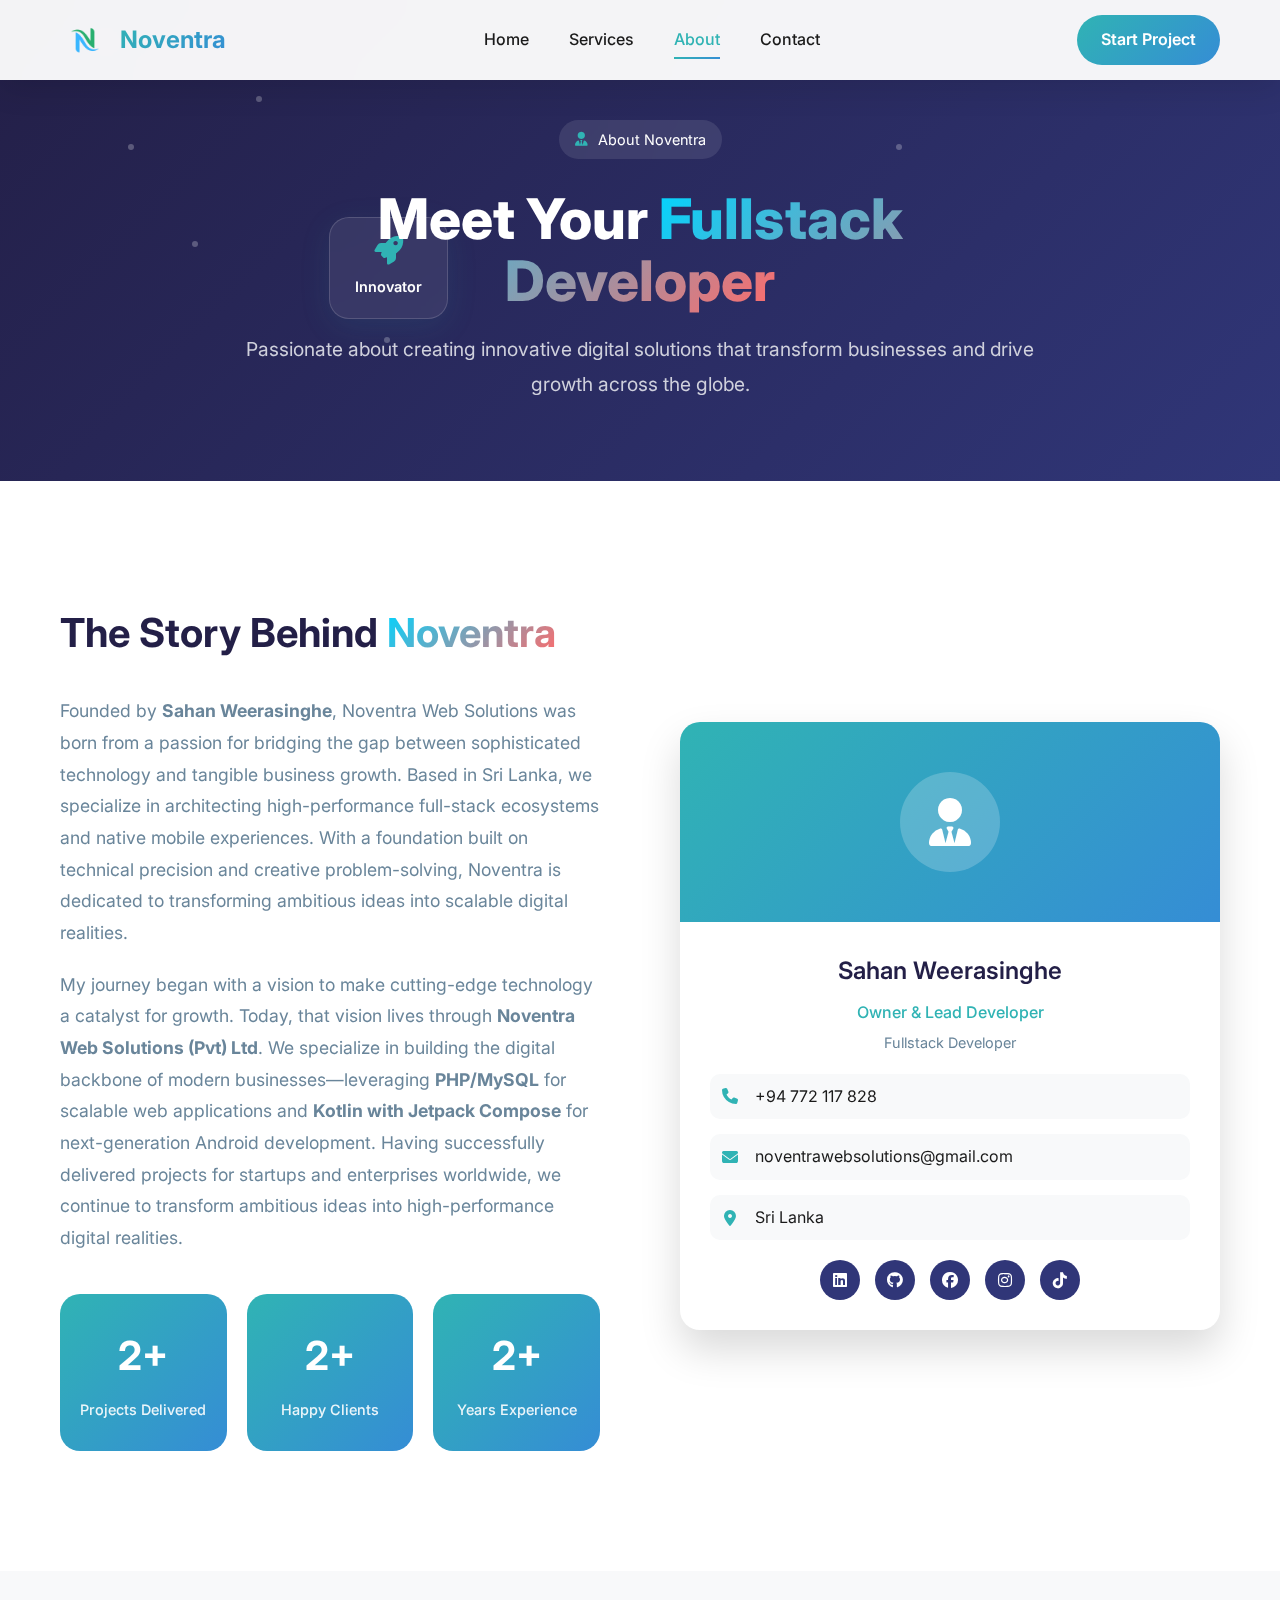
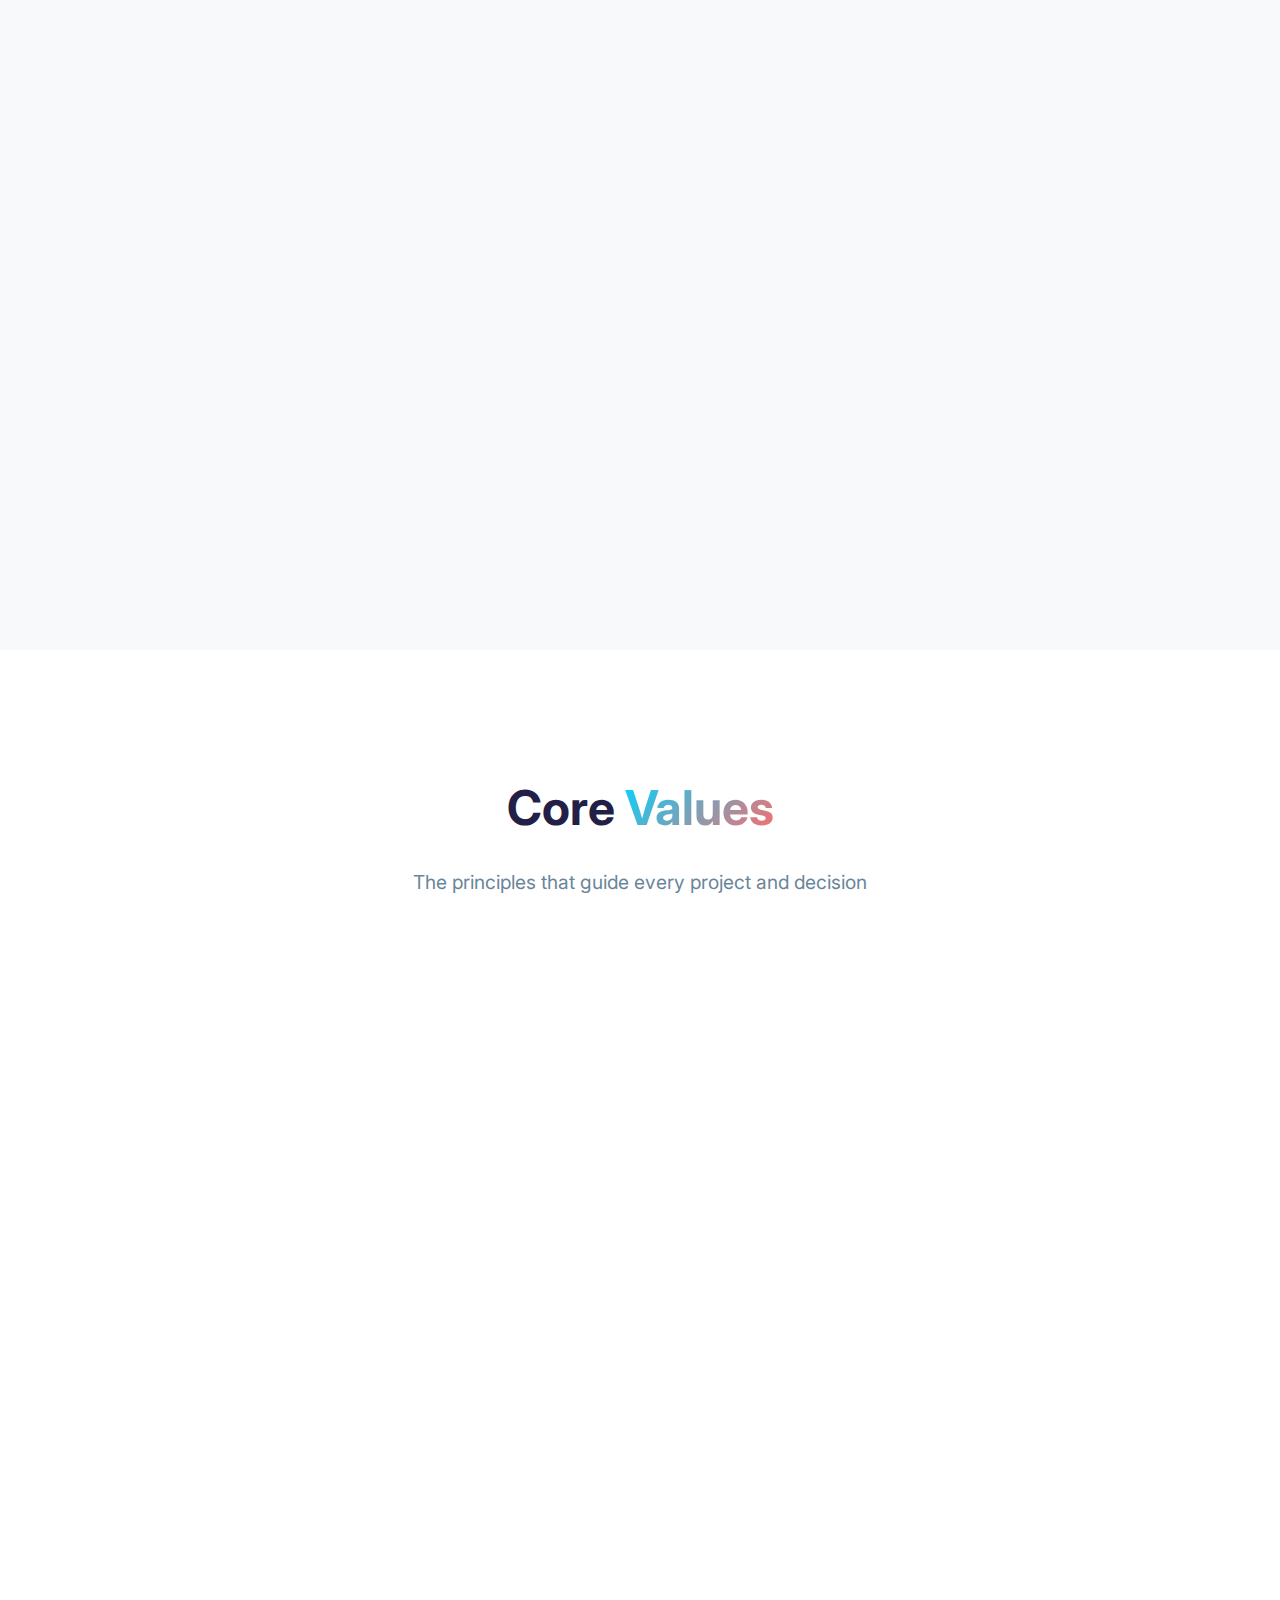
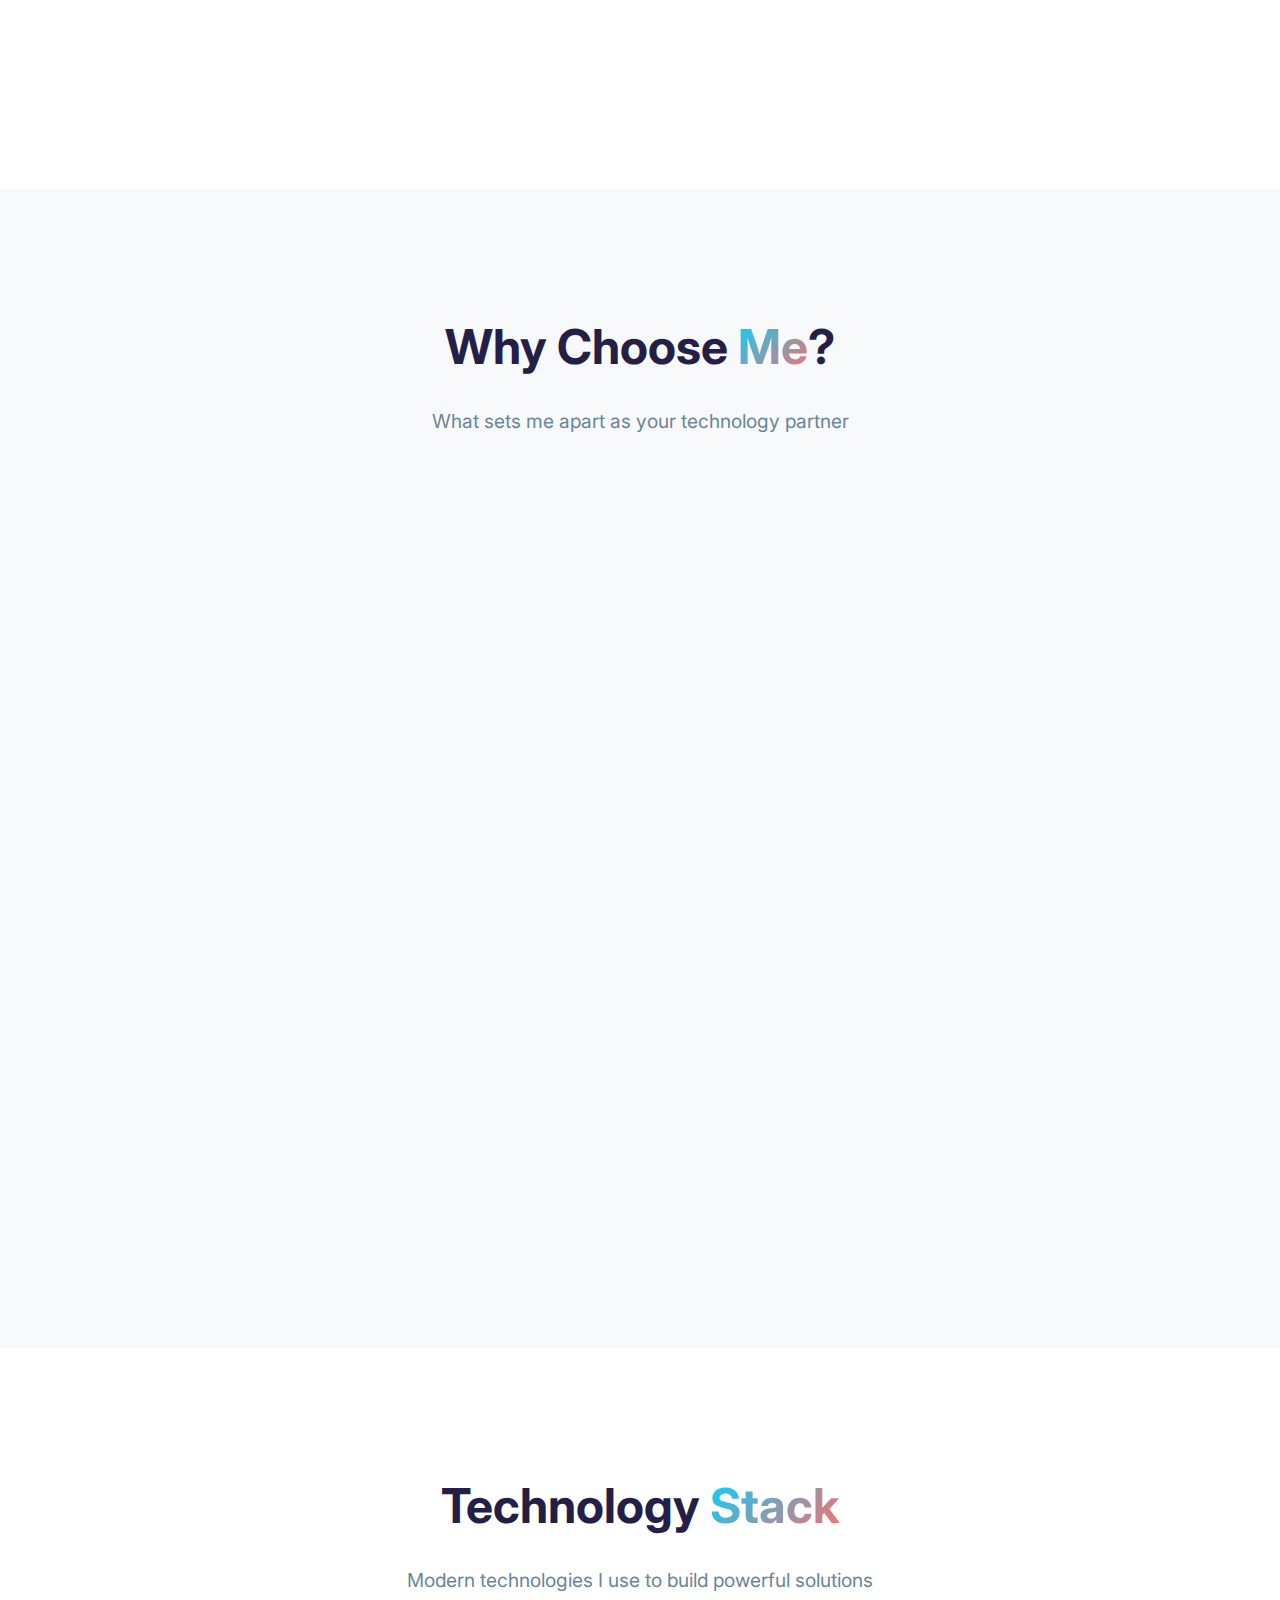
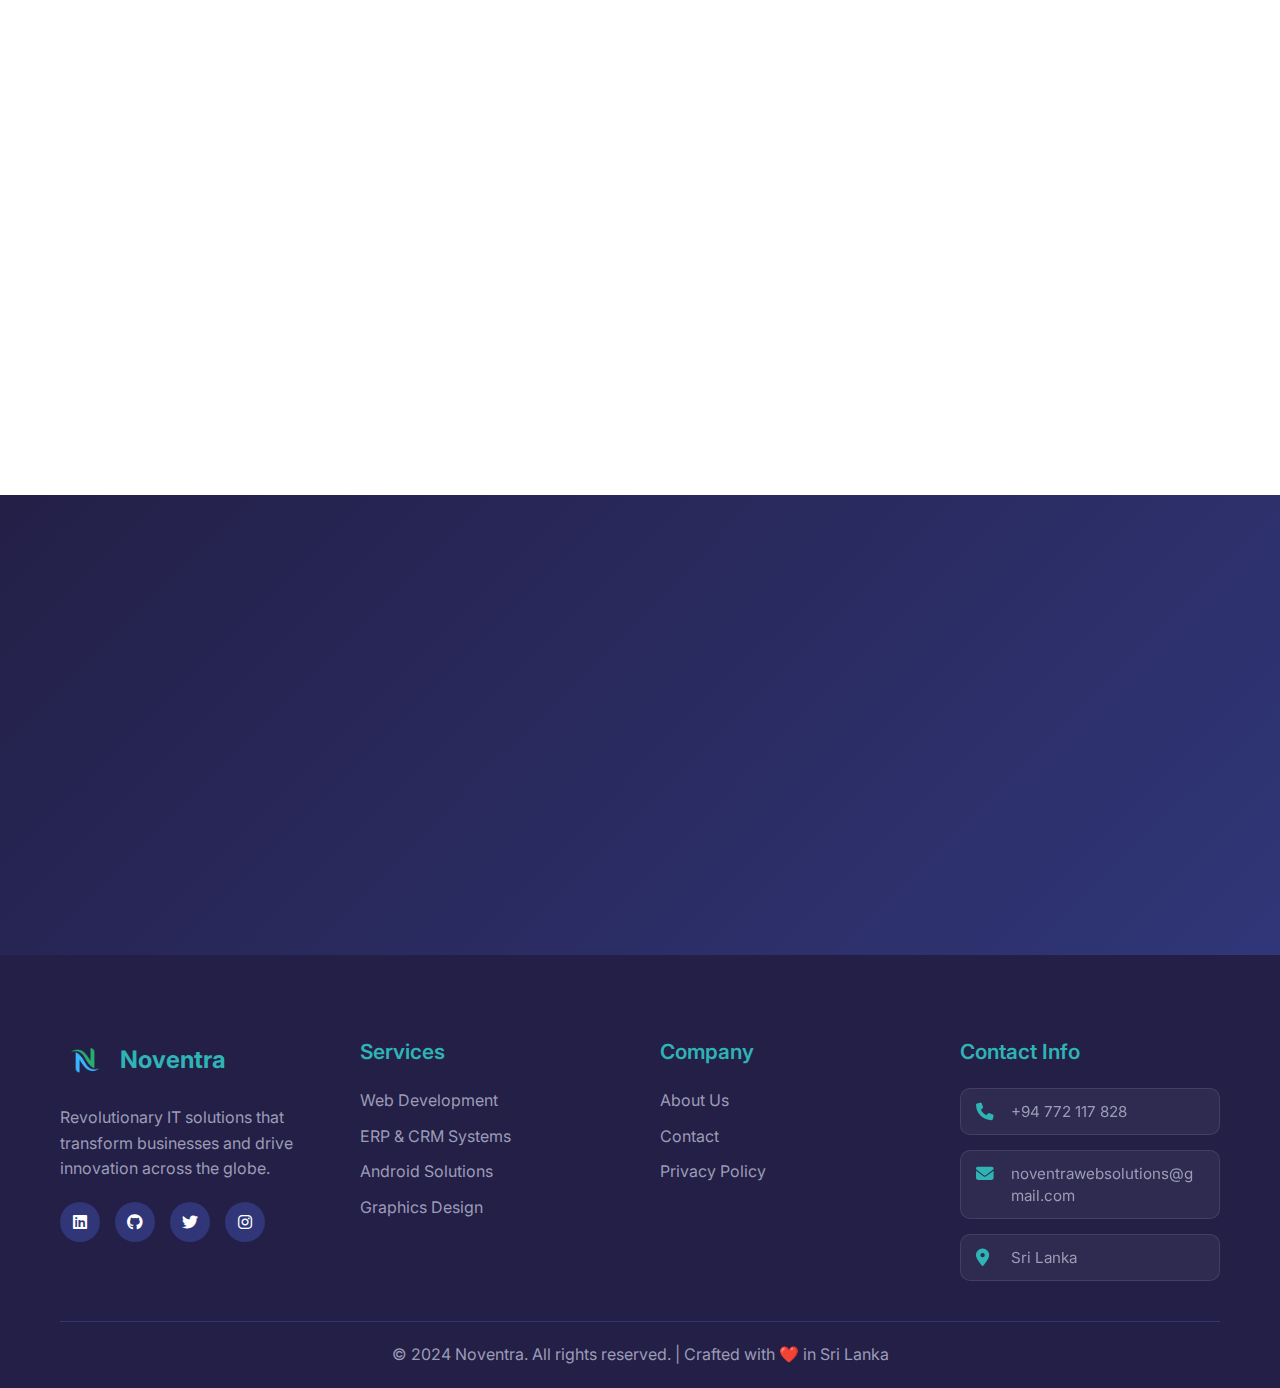
<file: about.html>
<!DOCTYPE html>
<html lang="en">
<head>
    <meta charset="UTF-8">
    <meta name="viewport" content="width=device-width, initial-scale=1.0">
    <title>About - Sahan Weerasinghe | Noventra</title>
    <meta name="description" content="Meet Sahan Weerasinghe, Founder & CEO of Noventra. Expert fullstack developer based in Sri Lanka providing international IT solutions.">
    <link rel="stylesheet" href="styles.css">
    <link href="https://fonts.googleapis.com/css2?family=Inter:wght@300;400;500;600;700;800;900&display=swap" rel="stylesheet">
    <link rel="stylesheet" href="https://cdnjs.cloudflare.com/ajax/libs/font-awesome/6.4.0/css/all.min.css">
    <link rel="stylesheet" href="https://unpkg.com/aos@2.3.1/dist/aos.css">
</head>
<body>

    
    <!-- Navigation -->
    <nav class="navbar">
        <div class="nav-container">
            <a href="index.html" class="nav-logo">
                <img src="logo.png.png" alt="Noventra Logo">
                <span class="logo-text">Noventra</span>
            </a>
            <ul class="nav-menu">
                <li class="nav-item">
                    <a href="index.html" class="nav-link">Home</a>
                </li>
                <li class="nav-item">
                    <a href="services.html" class="nav-link">Services</a>
                </li>
                <li class="nav-item">
                    <a href="about.html" class="nav-link active">About</a>
                </li>

                <li class="nav-item">
                    <a href="contact.html" class="nav-link">Contact</a>
                </li>
            </ul>
            <div class="nav-cta">
                <a href="contact.html" class="btn btn-primary">Start Project</a>
            </div>
            <div class="hamburger">
                <span class="bar"></span>
                <span class="bar"></span>
                <span class="bar"></span>
            </div>
        </div>
    </nav>

    <!-- Page Header -->
    <section class="page-header about-hero" id="main-content">
        <div class="hero-particles">
            <div class="particle"></div>
            <div class="particle"></div>
            <div class="particle"></div>
            <div class="particle"></div>
            <div class="particle"></div>
            <div class="particle"></div>
        </div>
        <div class="floating-elements">
            <div class="floating-card card-1">
                <i class="fas fa-code"></i>
                <span>Developer</span>
            </div>
            <div class="floating-card card-2">
                <i class="fas fa-rocket"></i>
                <span>Innovator</span>
            </div>
            <div class="floating-card card-3">
                <i class="fas fa-lightbulb"></i>
                <span>Creator</span>
            </div>
        </div>
        <div class="container">
            <div class="header-content" data-aos="fade-up">
                <div class="header-badge">
                    <i class="fas fa-user-tie"></i>
                    <span>About Noventra</span>
                </div>
                <h1>Meet Your <span class="gradient-text">Fullstack Developer</span></h1>
                <p>Passionate about creating innovative digital solutions that transform businesses and drive growth across the globe.</p>
            </div>
        </div>
    </section>

    <!-- Founder Story -->
    <section class="founder-story">
        <div class="container">
            <div class="story-content">
                <div class="story-text" data-aos="fade-right">
                    <h2>The Story Behind <span class="gradient-text">Noventra</span></h2>
                    <p class="story-description">
                         Founded by <strong>Sahan Weerasinghe</strong>, Noventra Web Solutions was born from a passion for bridging the gap between sophisticated technology and tangible business growth. Based in Sri Lanka, we specialize in architecting high-performance full-stack ecosystems and native mobile experiences. 
                         With a foundation built on technical precision and creative problem-solving, Noventra is dedicated to transforming ambitious ideas into scalable digital realities.
                    </p>
                    <p class="story-description">
                        My journey began with a vision to make cutting-edge technology a catalyst for growth. Today, that vision lives through <strong>Noventra Web Solutions (Pvt) Ltd</strong>. We specialize in building the digital backbone of modern businesses—leveraging <strong>PHP/MySQL</strong> for scalable web applications and <strong>Kotlin with Jetpack Compose</strong> for next-generation Android development. 
                        Having successfully delivered projects for startups and enterprises worldwide, we continue to transform ambitious ideas into high-performance digital realities.
                    </p>
                    <div class="story-stats">
                        <div class="stat-card">
                            <h3>2+</h3>
                            <p>Projects Delivered</p>
                        </div>
                        <div class="stat-card">
                            <h3>2+</h3>
                            <p>Happy Clients</p>
                        </div>
                        <div class="stat-card">
                            <h3>2+</h3>
                            <p>Years Experience</p>
                        </div>
                    </div>
                </div>
                <div class="founder-visual" data-aos="fade-left">
                    <div class="founder-profile">
                        <div class="profile-image">
                            <div class="image-placeholder">
                                <i class="fas fa-user-tie"></i>
                            </div>
                        </div>
                        <div class="profile-info">
                            <h3>Sahan Weerasinghe</h3>
                            <p class="profile-title">Owner & Lead Developer</p>
                            <p class="profile-subtitle">Fullstack Developer</p>
                            <div class="profile-contact">
                                <a href="tel:+94772117828" class="contact-item">
                                    <i class="fas fa-phone"></i>
                                    <span>+94 772 117 828</span>
                                </a>
                                <a href="mailto:noventrawebsolutions@gmail.com" class="contact-item">
                                    <i class="fas fa-envelope"></i>
                                    <span>noventrawebsolutions@gmail.com</span>
                                </a>
                                <div class="contact-item">
                                    <i class="fas fa-map-marker-alt"></i>
                                    <span>Sri Lanka</span>
                                </div>
                            </div>
                            <div class="profile-social">
                                <a href="https://www.linkedin.com/in/noventra-technology-a3494837a?utm_source=share&utm_campaign=share_via&utm_content=profile&utm_medium=android_app" class="social-link">
                                    <i class="fab fa-linkedin"></i></a>
                                <a href="https://github.com/Athenadevelopers" class="social-link">
                                    <i class="fab fa-github"></i></a>
                                <a href="https://www.facebook.com/share/17hK4Ws7Vs/" class="social-link">
                                    <i class="fab fa-facebook"></i></a>
                                <a href="https://www.instagram.com/noventra_dev_sl?utm_source=qr&igsh=a2V0Ym44azJ3Nzlq" class="social-link">
                                    <i class="fab fa-instagram"></i></a>
                                <a href="https://www.tiktok.com/@noventra?_r=1&_t=ZS-93E8k2qsTv0" class="social-link">
                                    <i class="fab fa-tiktok"></i></a>
                            </div>
                        </div>
                    </div>
                </div>
            </div>
        </div>
    </section>

    <!-- Mission & Vision -->
    <section class="mission-vision">
        <div class="container">
            <div class="mission-vision-grid">
                <div class="mission-card" data-aos="fade-up" data-aos-delay="100">
                    <div class="card-icon">
                        <i class="fas fa-bullseye"></i>
                    </div>
                    <h3>Our Mission</h3>
                    <p>To empower businesses with innovative technology solutions that drive growth, efficiency, and competitive advantage. I strive to make technology accessible and beneficial for organizations of all sizes, delivering solutions that exceed expectations.</p>
                </div>
                <div class="vision-card" data-aos="fade-up" data-aos-delay="200">
                    <div class="card-icon">
                        <i class="fas fa-eye"></i>
                    </div>
                    <h3>Our Vision</h3>
                    <p>To be the leading technology partner that businesses trust for their digital transformation journey, known for innovation, reliability, and exceptional customer service. I envision a future where every business can leverage technology to achieve their full potential.</p>
                </div>
            </div>
        </div>
    </section>

    <!-- Core Values -->
    <section class="values-section">
        <div class="container">
            <div class="section-header" data-aos="fade-up">
                <h2 class="section-title">Core <span class="gradient-text">Values</span></h2>
                <p class="section-subtitle">The principles that guide every project and decision</p>
            </div>
            <div class="values-grid">
                <div class="value-card" data-aos="fade-up" data-aos-delay="100">
                    <div class="value-icon">
                        <i class="fas fa-rocket"></i>
                    </div>
                    <h3>Innovation</h3>
                    <p>Constantly exploring new technologies and approaches to deliver cutting-edge solutions that give your business a competitive edge.</p>
                </div>
                <div class="value-card" data-aos="fade-up" data-aos-delay="200">
                    <div class="value-icon">
                        <i class="fas fa-shield-alt"></i>
                    </div>
                    <h3>Quality</h3>
                    <p>Every line of code, every design element, and every solution is crafted with meticulous attention to detail and quality standards.</p>
                </div>
                <div class="value-card" data-aos="fade-up" data-aos-delay="300">
                    <div class="value-icon">
                        <i class="fas fa-handshake"></i>
                    </div>
                    <h3>Trust</h3>
                    <p>Building long-term relationships based on transparency, reliability, and delivering on every promise made to clients.</p>
                </div>
                <div class="value-card" data-aos="fade-up" data-aos-delay="400">
                    <div class="value-icon">
                        <i class="fas fa-users"></i>
                    </div>
                    <h3>Client Focus</h3>
                    <p>Your success is my success. Every solution is tailored to your specific needs, goals, and business objectives.</p>
                </div>
                <div class="value-card" data-aos="fade-up" data-aos-delay="500">
                    <div class="value-icon">
                        <i class="fas fa-clock"></i>
                    </div>
                    <h3>Timeliness</h3>
                    <p>Understanding the importance of time in business, I deliver projects on schedule without compromising quality.</p>
                </div>
                <div class="value-card" data-aos="fade-up" data-aos-delay="600">
                    <div class="value-icon">
                        <i class="fas fa-globe"></i>
                    </div>
                    <h3>Global Reach</h3>
                    <p>Providing world-class solutions to clients worldwide, breaking geographical barriers through technology.</p>
                </div>
            </div>
        </div>
    </section>

    <!-- Why Choose Me -->
    <section class="why-choose-me">
        <div class="container">
            <div class="section-header" data-aos="fade-up">
                <h2 class="section-title">Why Choose <span class="gradient-text">Me</span>?</h2>
                <p class="section-subtitle">What sets me apart as your technology partner</p>
            </div>
            <div class="reasons-grid">
                <div class="reason-item" data-aos="fade-up" data-aos-delay="100">
                    <div class="reason-icon">
                        <i class="fas fa-code"></i>
                    </div>
                    <h3>Expert Development</h3>
                    <p>As a fullstack developer, I handle every aspect of your project from frontend to backend, ensuring seamless integration and optimal performance.</p>
                </div>
                <div class="reason-item" data-aos="fade-up" data-aos-delay="200">
                    <div class="reason-icon">
                        <i class="fas fa-headset"></i>
                    </div>
                    <h3>24/7 Support</h3>
                    <p>I provide round-the-clock support to ensure your systems run smoothly and any issues are resolved quickly, no matter the time zone.</p>
                </div>
                <div class="reason-item" data-aos="fade-up" data-aos-delay="300">
                    <div class="reason-icon">
                        <i class="fas fa-shield-alt"></i>
                    </div>
                    <h3>Security First</h3>
                    <p>I implement robust security measures to protect your data and ensure your applications are secure against modern threats.</p>
                </div>
                <div class="reason-item" data-aos="fade-up" data-aos-delay="400">
                    <div class="reason-icon">
                        <i class="fas fa-rocket"></i>
                    </div>
                    <h3>Fast Delivery</h3>
                    <p>I understand the importance of time and deliver projects on schedule without compromising quality or functionality.</p>
                </div>
                <div class="reason-item" data-aos="fade-up" data-aos-delay="500">
                    <div class="reason-icon">
                        <i class="fas fa-dollar-sign"></i>
                    </div>
                    <h3>Cost Effective</h3>
                    <p>I offer competitive pricing while maintaining high quality standards, delivering exceptional value for your investment.</p>
                </div>
                <div class="reason-item" data-aos="fade-up" data-aos-delay="600">
                    <div class="reason-icon">
                        <i class="fas fa-sync-alt"></i>
                    </div>
                    <h3>Scalable Solutions</h3>
                    <p>Every solution is designed to grow with your business, ensuring long-term success and flexibility for future expansion.</p>
                </div>
            </div>
        </div>
    </section>

    <!-- Technology Stack -->
    <section class="tech-stack">
        <div class="container">
            <div class="section-header" data-aos="fade-up">
                <h2 class="section-title">Technology <span class="gradient-text">Stack</span></h2>
                <p class="section-subtitle">Modern technologies I use to build powerful solutions</p>
            </div>
            <div class="tech-categories">
                <div class="tech-category" data-aos="fade-up" data-aos-delay="100">
                    <h3>Frontend</h3>
                    <div class="tech-tags">
                        <span>React.js</span>
                        <span>Vue.js</span>
                        <span>Angular</span>
                        <span>HTML5</span>
                        <span>CSS3</span>
                        <span>JavaScript</span>
                        <span>TypeScript</span>
                    </div>
                </div>
                <div class="tech-category" data-aos="fade-up" data-aos-delay="200">
                    <h3>Backend</h3>
                    <div class="tech-tags">
                        <span>Node.js</span>
                        <span>PHP</span>
                        <span>Laravel</span>
                        <span>Python</span>
                        <span>Django</span>
                        <span>Express.js</span>
                        <span>REST APIs</span>
                    </div>
                </div>
                <div class="tech-category" data-aos="fade-up" data-aos-delay="300">
                    <h3>Mobile</h3>
                    <div class="tech-tags">
                        <span>React Native</span>
                        <span>Flutter</span>
                        <span>Kotlin</span>
                        <span>Java</span>
                        <span>Firebase</span>
                        <span>Google Play</span>
                    </div>
                </div>
                <div class="tech-category" data-aos="fade-up" data-aos-delay="400">
                    <h3>Database & Cloud</h3>
                    <div class="tech-tags">
                        <span>MySQL</span>
                        <span>MongoDB</span>
                        <span>PostgreSQL</span>
                        <span>AWS</span>
                        <span>Google Cloud</span>
                        <span>Docker</span>
                        <span>Git</span>
                    </div>
                </div>
            </div>
        </div>
    </section>

    <!-- CTA Section -->
    <section class="cta-section">
        <div class="container">
            <div class="cta-content" data-aos="zoom-in">
                <h2>Ready to Work With Me?</h2>
                <p>Let's discuss your project and see how I can help bring your vision to life with innovative technology solutions.</p>
                <div class="cta-buttons">
                    <a href="contact.html" class="btn btn-primary btn-glow">
                        <span>Start Your Project</span>
                        <i class="fas fa-rocket"></i>
                    </a>
                    <a href="contact.html" class="btn btn-secondary">
                        <i class="fas fa-phone"></i>
                        <span>Schedule Call</span>
                    </a>
                </div>
            </div>
        </div>
    </section>

    <!-- Footer -->
    <footer class="footer">
        <div class="container">
            <div class="footer-content">
                <div class="footer-section">
                    <div class="footer-logo">
                        <img src="logo.png.png" alt="Noventra Logo">
                        <span>Noventra</span>
                    </div>
                    <p>Revolutionary IT solutions that transform businesses and drive innovation across the globe.</p>
                    <div class="social-links">
                        <a href="#" class="social-link"><i class="fab fa-linkedin"></i></a>
                        <a href="#" class="social-link"><i class="fab fa-github"></i></a>
                        <a href="#" class="social-link"><i class="fab fa-twitter"></i></a>
                        <a href="#" class="social-link"><i class="fab fa-instagram"></i></a>
                    </div>
                </div>
                <div class="footer-section">
                    <h3>Services</h3>
                    <ul>
                        <li><a href="services.html">Web Development</a></li>
                        <li><a href="services.html">ERP & CRM Systems</a></li>
                        <li><a href="services.html">Android Solutions</a></li>
                        <li><a href="services.html">Graphics Design</a></li>
                    </ul>
                </div>
                <div class="footer-section">
                    <h3>Company</h3>
                    <ul>
                        <li><a href="about.html">About Us</a></li>

                        <li><a href="contact.html">Contact</a></li>
                        <li><a href="#">Privacy Policy</a></li>
                    </ul>
                </div>
                <div class="footer-section">
                    <h3>Contact Info</h3>
                    <div class="contact-info">
                        <div class="contact-item">
                            <i class="fas fa-phone"></i>
                            <span>+94 772 117 828</span>
                        </div>
                        <div class="contact-item">
                            <i class="fas fa-envelope"></i>
                            <span>noventrawebsolutions@gmail.com</span>
                        </div>
                        <div class="contact-item">
                            <i class="fas fa-map-marker-alt"></i>
                            <span>Sri Lanka</span>
                        </div>
                    </div>
                </div>
            </div>
            <div class="footer-bottom">
                <p>&copy; 2024 Noventra. All rights reserved. | Crafted with ❤️ in Sri Lanka</p>
            </div>
        </div>
    </footer>

    <script src="https://unpkg.com/aos@2.3.1/dist/aos.js"></script>
    <script src="script.js"></script>
</body>
</html>
</file>
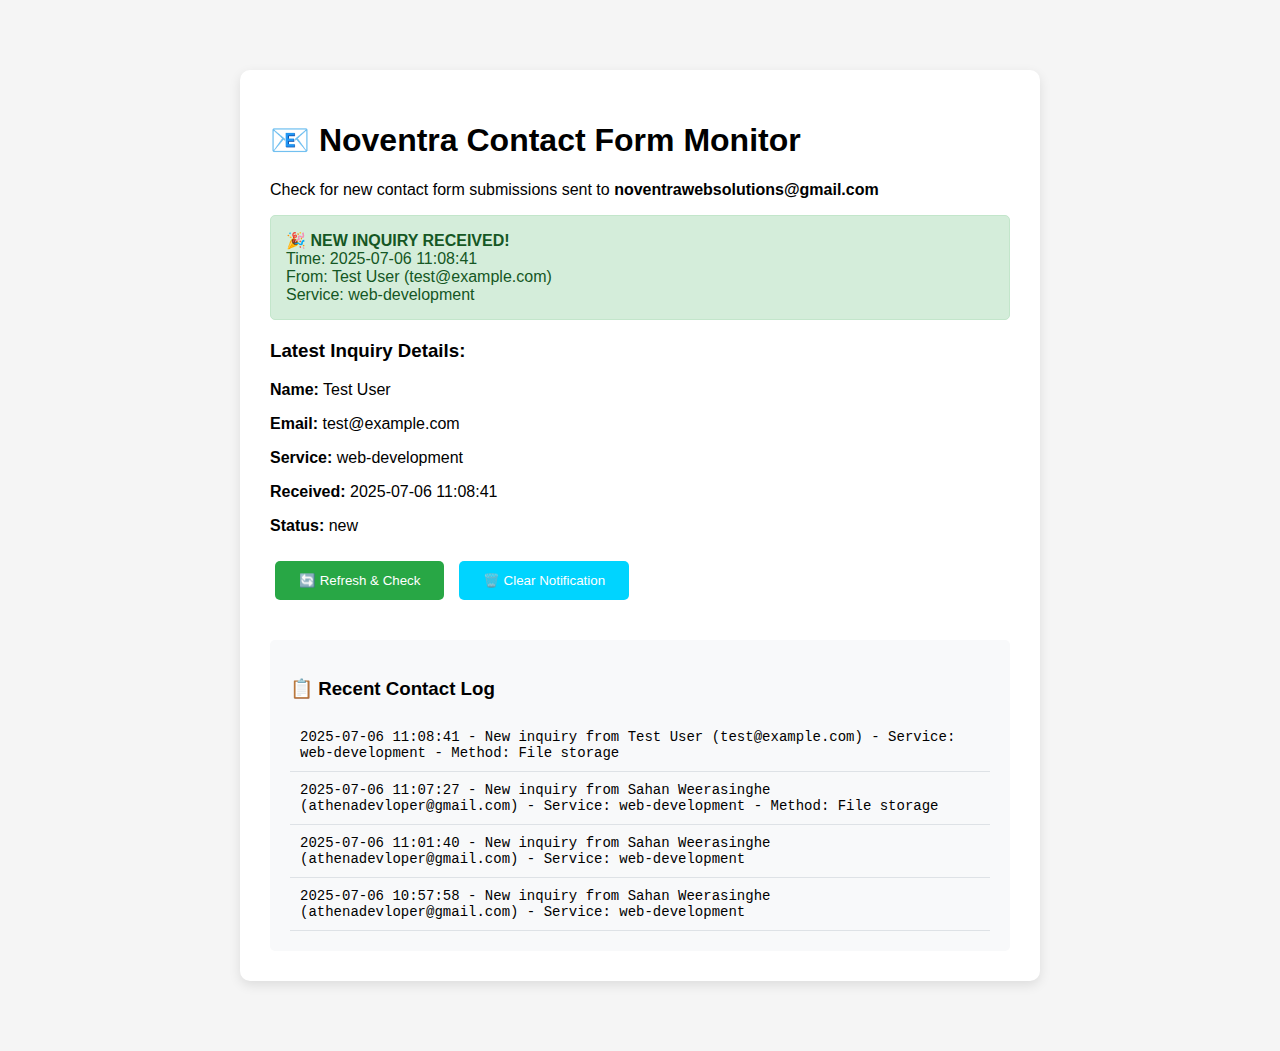
<file: check_inquiries.html>
<!DOCTYPE html>
<html lang="en">
<head>
    <meta charset="UTF-8">
    <meta name="viewport" content="width=device-width, initial-scale=1.0">
    <title>Check New Inquiries - Noventra</title>
    <style>
        body { 
            font-family: Arial, sans-serif; 
            max-width: 800px; 
            margin: 50px auto; 
            padding: 20px; 
            background: #f5f5f5;
        }
        .container {
            background: white;
            padding: 30px;
            border-radius: 10px;
            box-shadow: 0 4px 12px rgba(0,0,0,0.1);
        }
        .status {
            padding: 15px;
            border-radius: 5px;
            margin-bottom: 20px;
        }
        .new-inquiry {
            background: #d4edda;
            color: #155724;
            border: 1px solid #c3e6cb;
        }
        .no-inquiry {
            background: #f8d7da;
            color: #721c24;
            border: 1px solid #f5c6cb;
        }
        .log-section {
            margin-top: 30px;
            padding: 20px;
            background: #f8f9fa;
            border-radius: 5px;
        }
        .log-entry {
            padding: 10px;
            border-bottom: 1px solid #dee2e6;
            font-family: monospace;
            font-size: 14px;
        }
        button {
            background: #00d4ff;
            color: white;
            padding: 12px 24px;
            border: none;
            border-radius: 5px;
            cursor: pointer;
            margin: 10px 5px;
        }
        button:hover {
            background: #00b8e6;
        }
        .refresh-btn {
            background: #28a745;
        }
        .refresh-btn:hover {
            background: #218838;
        }
    </style>
</head>
<body>
    <div class="container">
        <h1>📧 Noventra Contact Form Monitor</h1>
        <p>Check for new contact form submissions sent to <strong>noventrawebsolutions@gmail.com</strong></p>
        
        <div id="status" class="status no-inquiry">
            <strong>Status:</strong> No new inquiries found
        </div>
        
        <div id="inquiry-details" style="display: none;">
            <h3>Latest Inquiry Details:</h3>
            <div id="inquiry-content"></div>
        </div>
        
        <button onclick="checkInquiries()" class="refresh-btn">🔄 Refresh & Check</button>
        <button onclick="clearInquiry()">🗑️ Clear Notification</button>
        
        <div class="log-section">
            <h3>📋 Recent Contact Log</h3>
            <div id="log-content">
                <p>Loading contact log...</p>
            </div>
        </div>
    </div>
    
    <script>
        async function checkInquiries() {
            const statusDiv = document.getElementById('status');
            const inquiryDetails = document.getElementById('inquiry-details');
            const inquiryContent = document.getElementById('inquiry-content');
            
            try {
                // Check for new inquiry notification
                const response = await fetch('new_inquiry.json');
                if (response.ok) {
                    const inquiry = await response.json();
                    
                    statusDiv.className = 'status new-inquiry';
                    statusDiv.innerHTML = `
                        <strong>🎉 NEW INQUIRY RECEIVED!</strong><br>
                        Time: ${inquiry.timestamp}<br>
                        From: ${inquiry.name} (${inquiry.email})<br>
                        Service: ${inquiry.service}
                    `;
                    
                    inquiryDetails.style.display = 'block';
                    inquiryContent.innerHTML = `
                        <p><strong>Name:</strong> ${inquiry.name}</p>
                        <p><strong>Email:</strong> ${inquiry.email}</p>
                        <p><strong>Service:</strong> ${inquiry.service}</p>
                        <p><strong>Received:</strong> ${inquiry.timestamp}</p>
                        <p><strong>Status:</strong> ${inquiry.status}</p>
                    `;
                } else {
                    statusDiv.className = 'status no-inquiry';
                    statusDiv.innerHTML = '<strong>Status:</strong> No new inquiries found';
                    inquiryDetails.style.display = 'none';
                }
                
                // Load contact log
                await loadContactLog();
                
            } catch (error) {
                statusDiv.className = 'status no-inquiry';
                statusDiv.innerHTML = '<strong>Status:</strong> Error checking inquiries';
                console.error('Error:', error);
            }
        }
        
        async function loadContactLog() {
            const logContent = document.getElementById('log-content');
            
            try {
                const response = await fetch('contact_log.txt');
                if (response.ok) {
                    const logText = await response.text();
                    const logEntries = logText.trim().split('\n').reverse().slice(0, 10); // Last 10 entries
                    
                    if (logEntries.length > 0) {
                        logContent.innerHTML = logEntries.map(entry => 
                            `<div class="log-entry">${entry}</div>`
                        ).join('');
                    } else {
                        logContent.innerHTML = '<p>No contact log entries found.</p>';
                    }
                } else {
                    logContent.innerHTML = '<p>Contact log not available.</p>';
                }
            } catch (error) {
                logContent.innerHTML = '<p>Error loading contact log.</p>';
            }
        }
        
        async function clearInquiry() {
            try {
                // Clear the notification file
                await fetch('new_inquiry.json', { method: 'DELETE' });
                
                const statusDiv = document.getElementById('status');
                statusDiv.className = 'status no-inquiry';
                statusDiv.innerHTML = '<strong>Status:</strong> Notification cleared';
                
                document.getElementById('inquiry-details').style.display = 'none';
                
            } catch (error) {
                console.error('Error clearing inquiry:', error);
            }
        }
        
        // Check on page load
        document.addEventListener('DOMContentLoaded', () => {
            checkInquiries();
        });
        
        // Auto-refresh every 30 seconds
        setInterval(checkInquiries, 30000);
    </script>
</body>
</html>
</file>
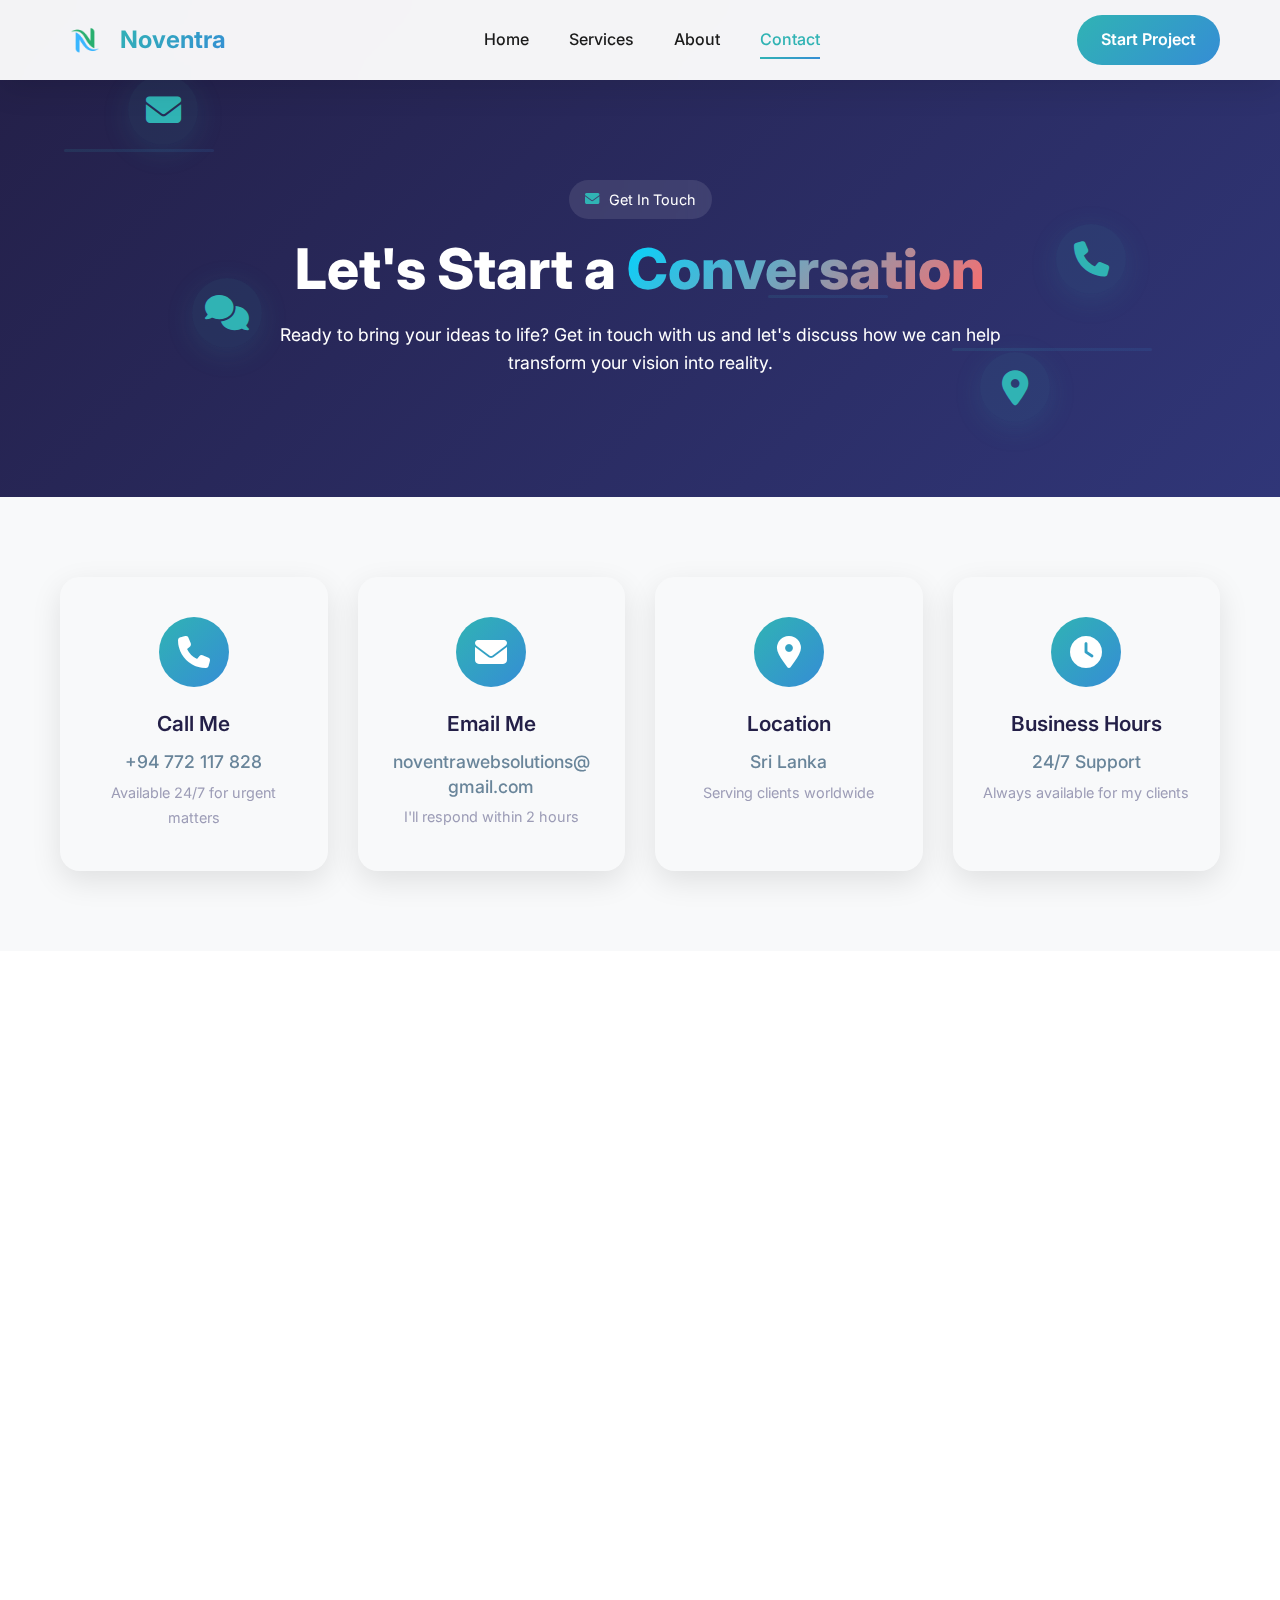
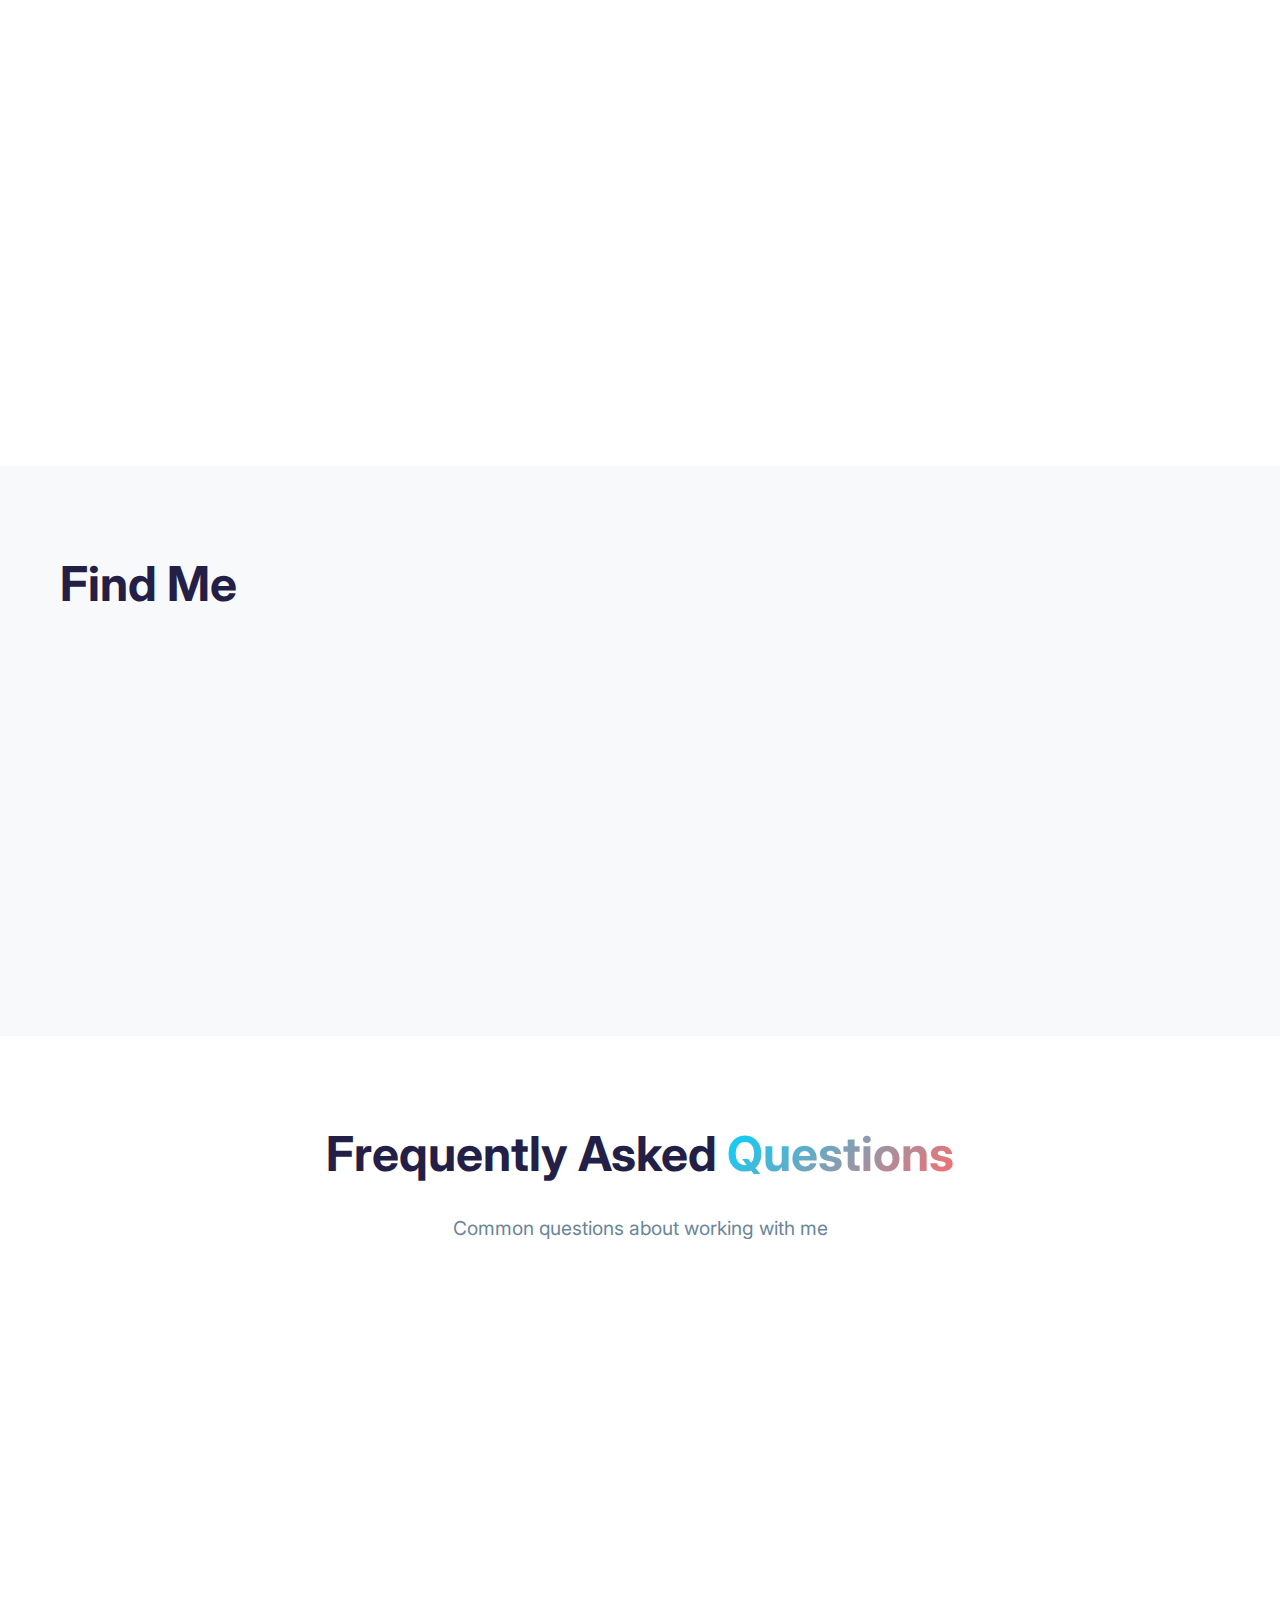
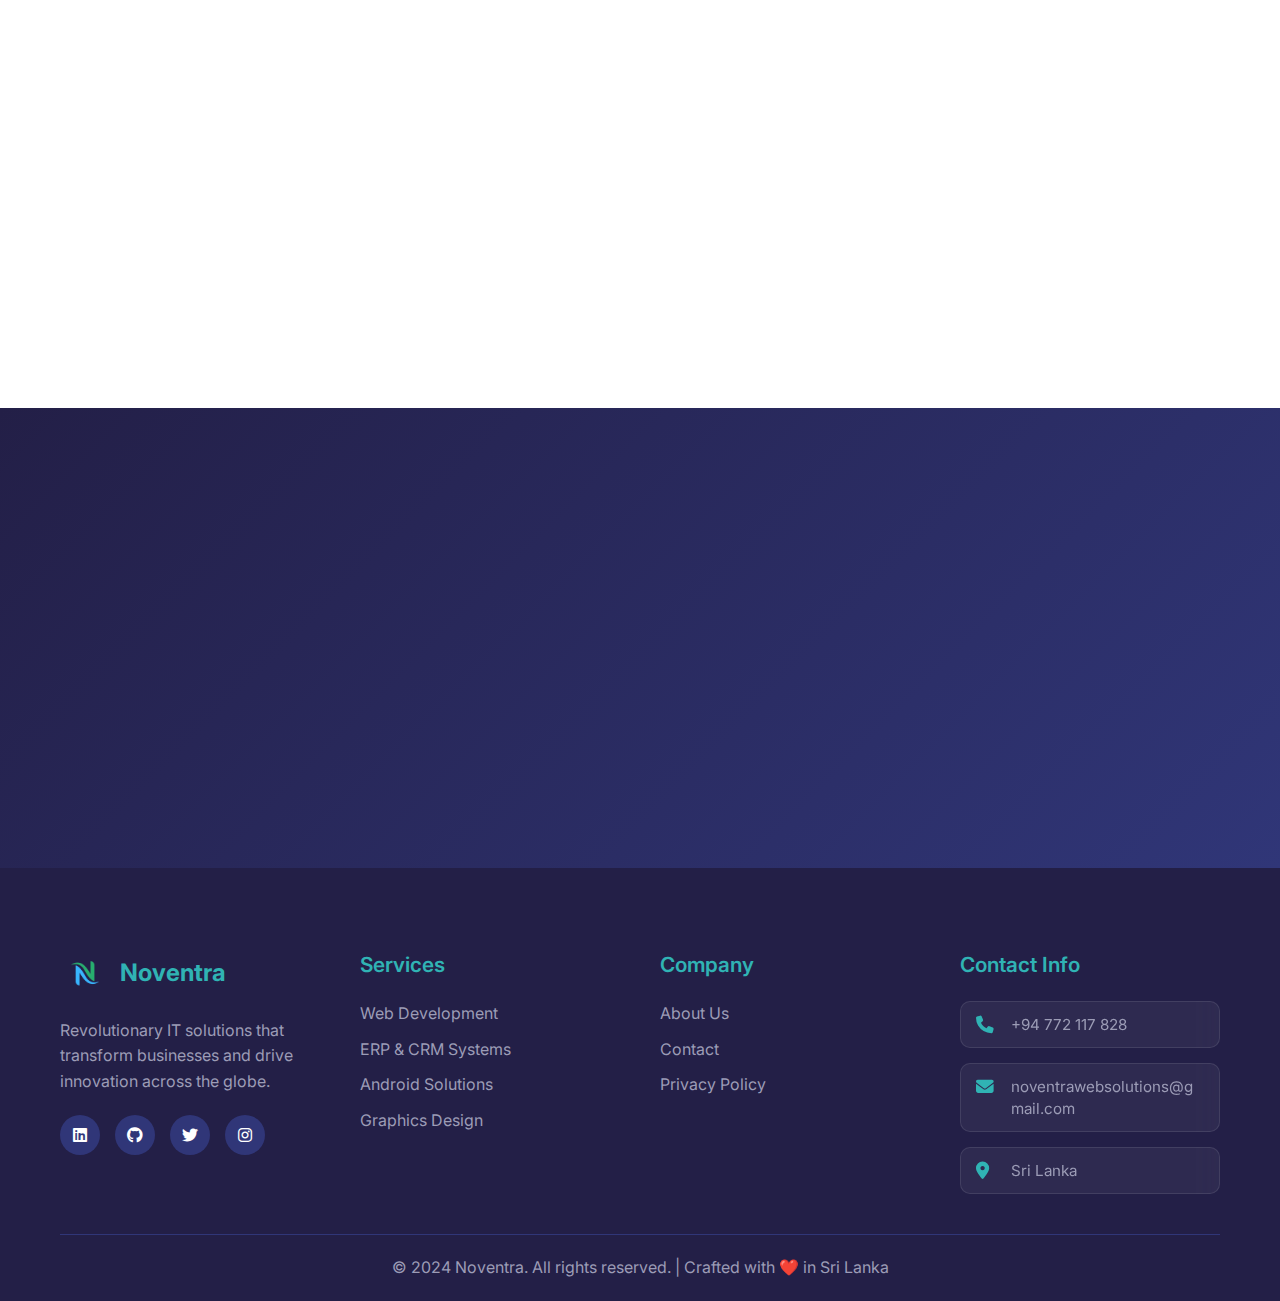
<file: contact.html>
<!DOCTYPE html>
<html lang="en">
<head>
    <meta charset="UTF-8">
    <meta name="viewport" content="width=device-width, initial-scale=1.0">
    <title>Contact - Sahan Weerasinghe | Noventra</title>
    <meta name="description" content="Get in touch with Sahan Weerasinghe, Founder & CEO of Noventra. Expert fullstack developer based in Sri Lanka providing international IT solutions.">
    <link rel="stylesheet" href="styles.css">
    <link href="https://fonts.googleapis.com/css2?family=Inter:wght@300;400;500;600;700;800;900&display=swap" rel="stylesheet">
    <link rel="stylesheet" href="https://cdnjs.cloudflare.com/ajax/libs/font-awesome/6.4.0/css/all.min.css">
    <link rel="stylesheet" href="https://unpkg.com/aos@2.3.1/dist/aos.css">
</head>
<body>

    
    <!-- Navigation -->
    <nav class="navbar">
        <div class="nav-container">
            <a href="index.html" class="nav-logo">
                <img src="logo.png.png" alt="Noventra Logo">
                <span class="logo-text">Noventra</span>
            </a>
            <ul class="nav-menu">
                <li class="nav-item">
                    <a href="index.html" class="nav-link">Home</a>
                </li>
                <li class="nav-item">
                    <a href="services.html" class="nav-link">Services</a>
                </li>
                <li class="nav-item">
                    <a href="about.html" class="nav-link">About</a>
                </li>

                <li class="nav-item">
                    <a href="contact.html" class="nav-link active">Contact</a>
                </li>
            </ul>
            <div class="nav-cta">
                <a href="contact.html" class="btn btn-primary">Start Project</a>
            </div>
            <div class="hamburger">
                <span class="bar"></span>
                <span class="bar"></span>
                <span class="bar"></span>
            </div>
        </div>
    </nav>

    <!-- Page Header -->
    <section class="page-header contact-hero" id="main-content">
        <div class="communication-icons">
            <div class="comm-icon icon-1">
                <i class="fas fa-envelope"></i>
            </div>
            <div class="comm-icon icon-2">
                <i class="fas fa-phone"></i>
            </div>
            <div class="comm-icon icon-3">
                <i class="fas fa-comments"></i>
            </div>
            <div class="comm-icon icon-4">
                <i class="fas fa-map-marker-alt"></i>
            </div>
        </div>

        <div class="connection-lines">
            <div class="line line-1"></div>
            <div class="line line-2"></div>
            <div class="line line-3"></div>
        </div>
        <div class="container">
            <div class="header-content" data-aos="fade-up">
                <div class="header-badge">
                    <i class="fas fa-envelope"></i>
                    <span>Get In Touch</span>
                </div>
                <h1>Let's Start a <span class="gradient-text">Conversation</span></h1>
                <p>Ready to bring your ideas to life? Get in touch with us and let's discuss how we can help transform your vision into reality.</p>
            </div>
        </div>
    </section>

    <!-- Contact Info Section -->
    <section class="contact-info-section">
        <div class="container">
            <div class="contact-grid">
                <a href="tel:+94772117828" class="contact-card" data-aos="fade-up" data-aos-delay="100">
                    <div class="contact-icon">
                        <i class="fas fa-phone"></i>
                    </div>
                    <h3>Call Me</h3>
                    <p>+94 772 117 828</p>
                    <span>Available 24/7 for urgent matters</span>
                </a>
                <a href="mailto:noventrawebsolutions@gmail.com" class="contact-card" data-aos="fade-up" data-aos-delay="200">
                    <div class="contact-icon">
                        <i class="fas fa-envelope"></i>
                    </div>
                    <h3>Email Me</h3>
                    <p>noventrawebsolutions@gmail.com</p>
                    <span>I'll respond within 2 hours</span>
                </a>
                <div class="contact-card" data-aos="fade-up" data-aos-delay="300">
                    <div class="contact-icon">
                        <i class="fas fa-map-marker-alt"></i>
                    </div>
                    <h3>Location</h3>
                    <p>Sri Lanka</p>
                    <span>Serving clients worldwide</span>
                </div>
                <div class="contact-card" data-aos="fade-up" data-aos-delay="400">
                    <div class="contact-icon">
                        <i class="fas fa-clock"></i>
                    </div>
                    <h3>Business Hours</h3>
                    <p>24/7 Support</p>
                    <span>Always available for my clients</span>
                </div>
            </div>
        </div>
    </section>

    <!-- Contact Form Section -->
    <section class="contact-form-section">
        <div class="container">
            <div class="contact-content">
                <div class="contact-form-container" data-aos="fade-right">
                    <h2>Send Me a <span class="gradient-text">Message</span></h2>
                    <p>Tell me about your project and I'll get back to you with a detailed proposal and timeline.</p>
                    <form class="contact-form" id="contactForm">
                        <div class="form-group">
                            <label for="name">Full Name *</label>
                            <input type="text" id="name" name="name" required>
                        </div>
                        <div class="form-group">
                            <label for="email">Email Address *</label>
                            <input type="email" id="email" name="email" required>
                        </div>
                        <div class="form-group">
                            <label for="phone">Phone Number</label>
                            <input type="tel" id="phone" name="phone">
                        </div>
                        <div class="form-group">
                            <label for="company">Company Name</label>
                            <input type="text" id="company" name="company">
                        </div>
                        <div class="form-group">
                            <label for="service">Service Required *</label>
                            <select id="service" name="service" required>
                                <option value="">Select a service</option>
                                <option value="web-development">Web Development</option>
                                <option value="erp-crm">ERP & CRM Systems</option>
                                <option value="android-solutions">Android Solutions</option>
                                <option value="graphics-design">Graphics Design</option>
                                <option value="consultation">Consultation</option>
                                <option value="other">Other</option>
                            </select>
                        </div>
                        <div class="form-group full-width">
                            <label for="budget">Project Budget</label>
                            <select id="budget" name="budget">
                                <option value="">Select budget range</option>
                                <option value="under-5k">Under Rs.25,000</option>
                                <option value="5k-10k">Rs.25,000 - Rs.50,000</option>
                                <option value="10k-25k">Rs.50,000 - Rs.100,000</option>
                                <option value="25k-50k">Rs.100,000 - Rs.200,000</option>
                                <option value="over-50k">Over Rs.200,000</option>
                                <option value="discuss">Let's discuss</option>
                            </select>
                        </div>
                        <div class="form-group full-width">
                            <label for="timeline">Project Timeline</label>
                            <select id="timeline" name="timeline">
                                <option value="">Select timeline</option>
                                <option value="asap">ASAP</option>
                                <option value="1-2-weeks">1-2 weeks</option>
                                <option value="1-month">1 month</option>
                                <option value="2-3-months">2-3 months</option>
                                <option value="3-6-months">3-6 months</option>
                                <option value="flexible">Flexible</option>
                            </select>
                        </div>
                        <div class="form-group full-width">
                            <label for="message">Project Details *</label>
                            <textarea id="message" name="message" rows="6" placeholder="Describe your project requirements, goals, and any specific features you need..." required></textarea>
                        </div>
                        <div class="form-group full-width">
                            <button type="submit" class="btn btn-primary btn-glow">
                                <span>Send Message</span>
                                <i class="fas fa-paper-plane"></i>
                            </button>
                        </div>
                    </form>
                </div>
                <div class="contact-sidebar" data-aos="fade-left">
                    <div class="sidebar-content">
                        <h3>Why Work With Me?</h3>
                        <ul class="benefits-list">
                            <li><i class="fas fa-check"></i> Fullstack development expertise</li>
                            <li><i class="fas fa-check"></i> 2+ successful projects delivered</li>
                            <li><i class="fas fa-check"></i> 24/7 support and maintenance</li>
                            <li><i class="fas fa-check"></i> Competitive pricing</li>
                            <li><i class="fas fa-check"></i> Fast project delivery</li>
                            <li><i class="fas fa-check"></i> Global client support</li>
                        </ul>
                        <div class="social-contact">
                            <h4>Connect With Me</h4>
                            <div class="social-links">
                                <a href="#" class="social-link"><i class="fab fa-linkedin"></i></a>
                                <a href="#" class="social-link"><i class="fab fa-github"></i></a>
                                <a href="#" class="social-link"><i class="fab fa-twitter"></i></a>
                                <a href="#" class="social-link"><i class="fab fa-instagram"></i></a>
                            </div>
                        </div>
                    </div>
                </div>
            </div>
        </div>
    </section>

    <!-- Map Section -->
    <section class="map-section">
        <div class="container">
            <h2 class="section-title">Find Me</h2>
            <div class="map-container">
                <div class="map-placeholder" data-aos="zoom-in">
                    <i class="fas fa-map-marked-alt"></i>
                    <h3>Based in Sri Lanka</h3>
                    <p>Serving clients worldwide through remote collaboration</p>
                    <p>Available for international projects and consultations</p>
                </div>
            </div>
        </div>
    </section>

    <!-- FAQ Section -->
    <section class="faq-section">
        <div class="container">
            <div class="section-header" data-aos="fade-up">
                <h2 class="section-title">Frequently Asked <span class="gradient-text">Questions</span></h2>
                <p class="section-subtitle">Common questions about working with me</p>
            </div>
            <div class="faq-grid">
                <div class="faq-item" data-aos="fade-up" data-aos-delay="100">
                    <div class="faq-question">
                        <h3>What is your typical project timeline?</h3>
                        <i class="fas fa-chevron-down"></i>
                    </div>
                    <div class="faq-answer">
                        <p>Project timelines vary depending on complexity. Simple websites take 2-4 weeks, while complex applications can take 3-6 months. I provide detailed timelines during the planning phase and always deliver on schedule.</p>
                    </div>
                </div>
                <div class="faq-item" data-aos="fade-up" data-aos-delay="200">
                    <div class="faq-question">
                        <h3>Do you provide ongoing support?</h3>
                        <i class="fas fa-chevron-down"></i>
                    </div>
                    <div class="faq-answer">
                        <p>Yes, I offer various support packages including 24/7 monitoring, regular updates, security patches, and technical support to ensure your solution runs smoothly and stays up-to-date.</p>
                    </div>
                </div>
                <div class="faq-item" data-aos="fade-up" data-aos-delay="300">
                    <div class="faq-question">
                        <h3>What technologies do you use?</h3>
                        <i class="fas fa-chevron-down"></i>
                    </div>
                    <div class="faq-answer">
                        <p>I use modern, industry-standard technologies including React, Vue.js, Node.js, PHP, Python, and various databases. I choose the best technology stack for each project based on requirements and scalability needs.</p>
                    </div>
                </div>
                <div class="faq-item" data-aos="fade-up" data-aos-delay="400">
                    <div class="faq-question">
                        <h3>Can you work with existing systems?</h3>
                        <i class="fas fa-chevron-down"></i>
                    </div>
                    <div class="faq-answer">
                        <p>Absolutely! I can integrate with your existing systems, APIs, and databases. I'll analyze your current setup and recommend the best integration approach to ensure seamless operation.</p>
                    </div>
                </div>
                <div class="faq-item" data-aos="fade-up" data-aos-delay="500">
                    <div class="faq-question">
                        <h3>Do you provide hosting services?</h3>
                        <i class="fas fa-chevron-down"></i>
                    </div>
                    <div class="faq-answer">
                        <p>Yes, I offer hosting solutions with reliable cloud infrastructure, regular backups, SSL certificates, and performance optimization to ensure your application runs smoothly and securely.</p>
                    </div>
                </div>
                <div class="faq-item" data-aos="fade-up" data-aos-delay="600">
                    <div class="faq-question">
                        <h3>How do you handle communication?</h3>
                        <i class="fas fa-chevron-down"></i>
                    </div>
                    <div class="faq-answer">
                        <p>I maintain regular communication through email, phone calls, and video meetings. I provide weekly progress updates and am always available for urgent matters. Clear communication is key to project success.</p>
                    </div>
                </div>
            </div>
        </div>
    </section>

    <!-- CTA Section -->
    <section class="cta-section">
        <div class="container">
            <div class="cta-content" data-aos="zoom-in">
                <h2>Ready to Start Your Project?</h2>
                <p>Let's discuss how I can help transform your business with innovative technology solutions.</p>
                <div class="cta-buttons">
                    <a href="tel:+94772117828" class="btn btn-primary btn-glow">
                        <span>Call Now</span>
                        <i class="fas fa-phone"></i>
                    </a>
                    <a href="mailto:noventrawebsolutions@gmail.com" class="btn btn-secondary">
                        <i class="fas fa-envelope"></i>
                        <span>Email Me</span>
                    </a>
                </div>
            </div>
        </div>
    </section>

    <!-- Footer -->
    <footer class="footer">
        <div class="container">
            <div class="footer-content">
                <div class="footer-section">
                    <div class="footer-logo">
                        <img src="logo.png.png" alt="Noventra Logo">
                        <span>Noventra</span>
                    </div>
                    <p>Revolutionary IT solutions that transform businesses and drive innovation across the globe.</p>
                    <div class="social-links">
                        <a href="#" class="social-link"><i class="fab fa-linkedin"></i></a>
                        <a href="#" class="social-link"><i class="fab fa-github"></i></a>
                        <a href="#" class="social-link"><i class="fab fa-twitter"></i></a>
                        <a href="#" class="social-link"><i class="fab fa-instagram"></i></a>
                    </div>
                </div>
                <div class="footer-section">
                    <h3>Services</h3>
                    <ul>
                        <li><a href="services.html">Web Development</a></li>
                        <li><a href="services.html">ERP & CRM Systems</a></li>
                        <li><a href="services.html">Android Solutions</a></li>
                        <li><a href="services.html">Graphics Design</a></li>
                    </ul>
                </div>
                <div class="footer-section">
                    <h3>Company</h3>
                    <ul>
                        <li><a href="about.html">About Us</a></li>

                        <li><a href="contact.html">Contact</a></li>
                        <li><a href="#">Privacy Policy</a></li>
                    </ul>
                </div>
                <div class="footer-section">
                    <h3>Contact Info</h3>
                    <div class="contact-info">
                        <div class="contact-item">
                            <i class="fas fa-phone"></i>
                            <span>+94 772 117 828</span>
                        </div>
                        <div class="contact-item">
                            <i class="fas fa-envelope"></i>
                            <span>noventrawebsolutions@gmail.com</span>
                        </div>
                        <div class="contact-item">
                            <i class="fas fa-map-marker-alt"></i>
                            <span>Sri Lanka</span>
                        </div>
                    </div>
                </div>
            </div>
            <div class="footer-bottom">
                <p>&copy; 2024 Noventra. All rights reserved. | Crafted with ❤️ in Sri Lanka</p>
            </div>
        </div>
    </footer>

    <script src="https://unpkg.com/aos@2.3.1/dist/aos.js"></script>
    <script src="script.js"></script>
</body>
</html>
</file>
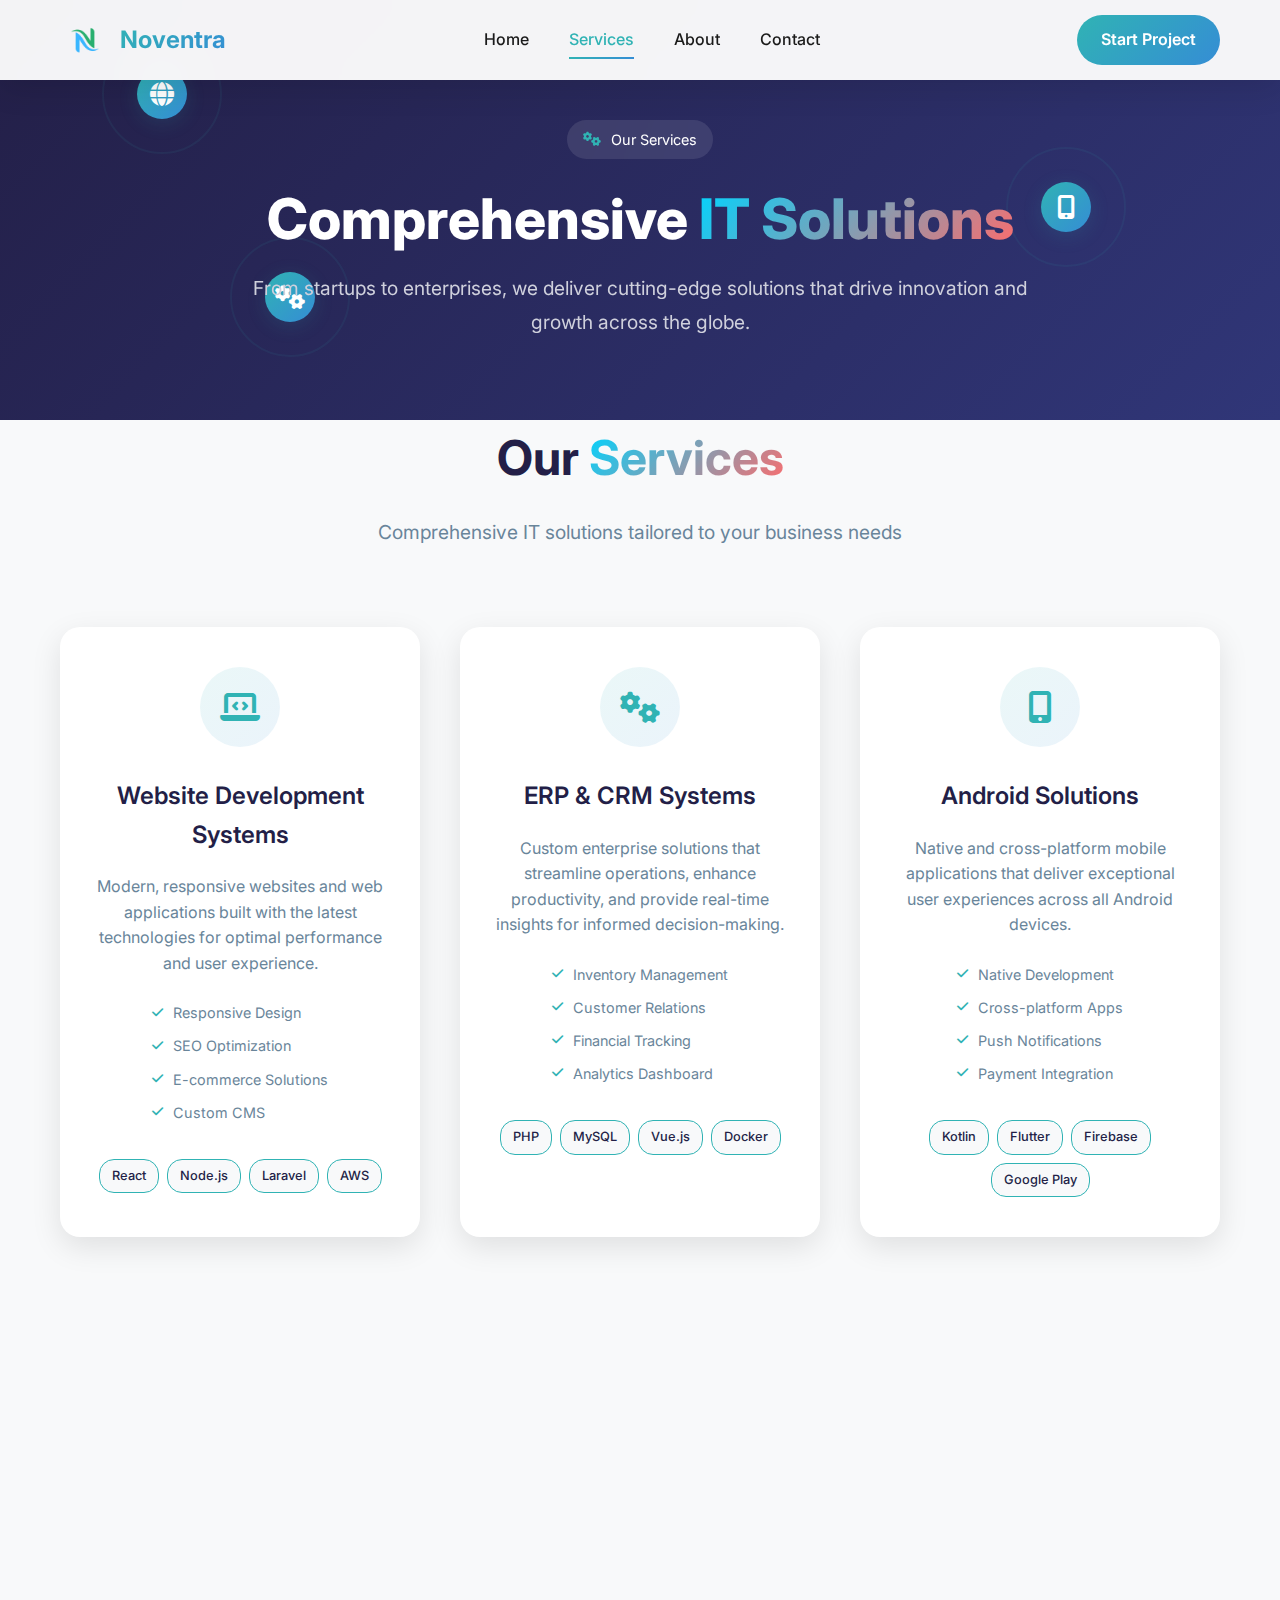
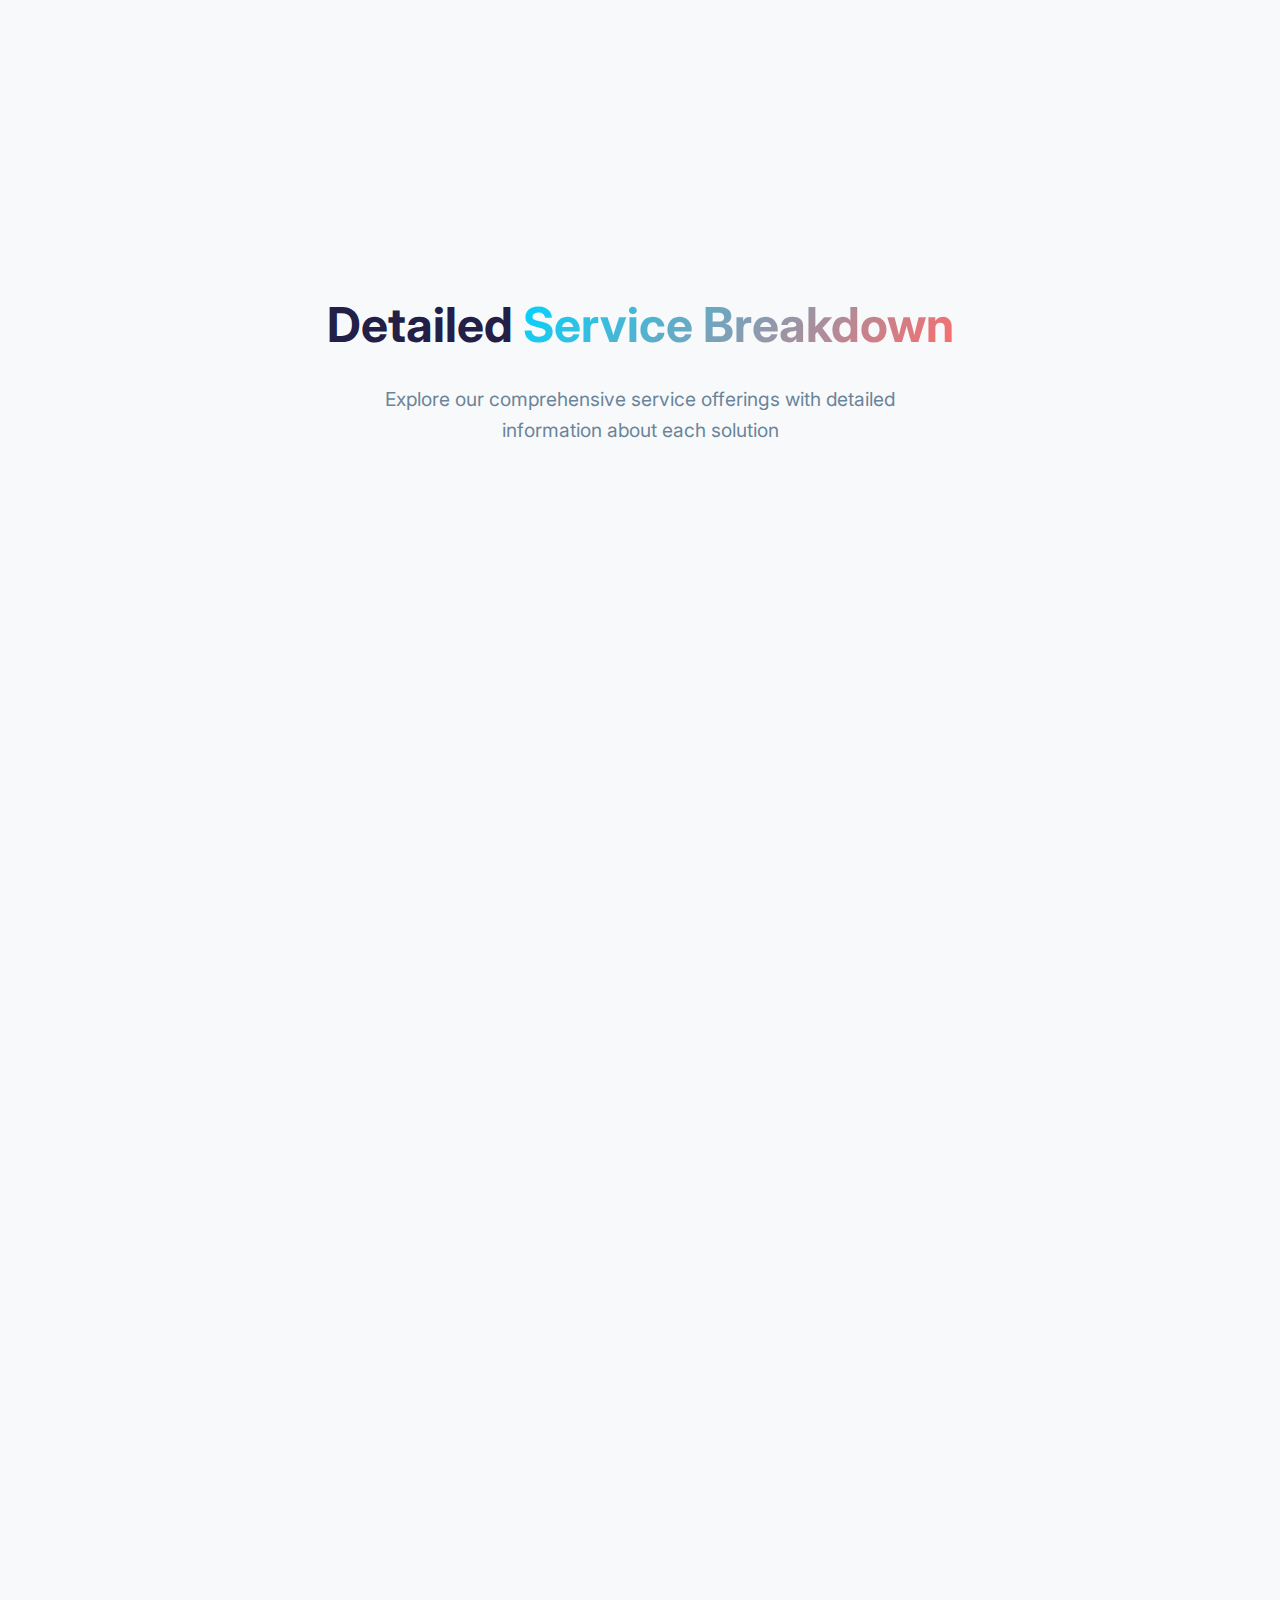
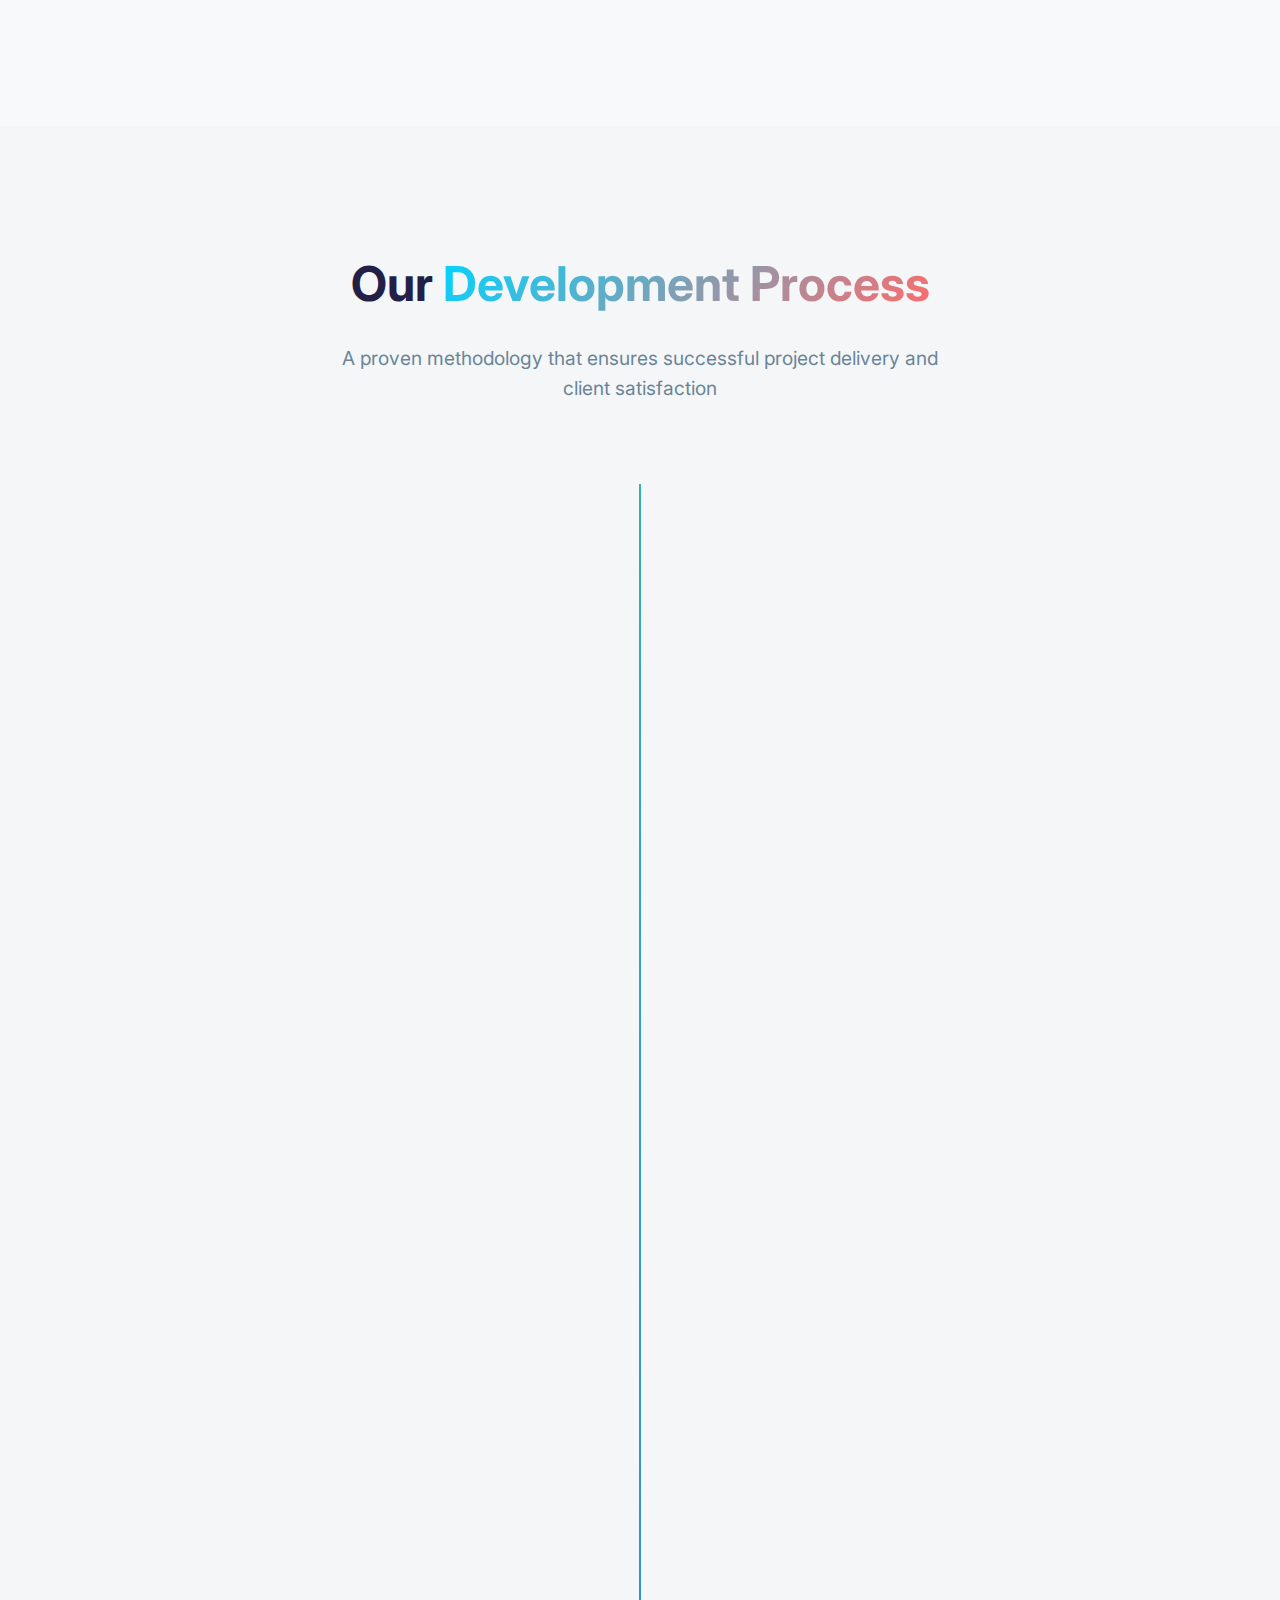
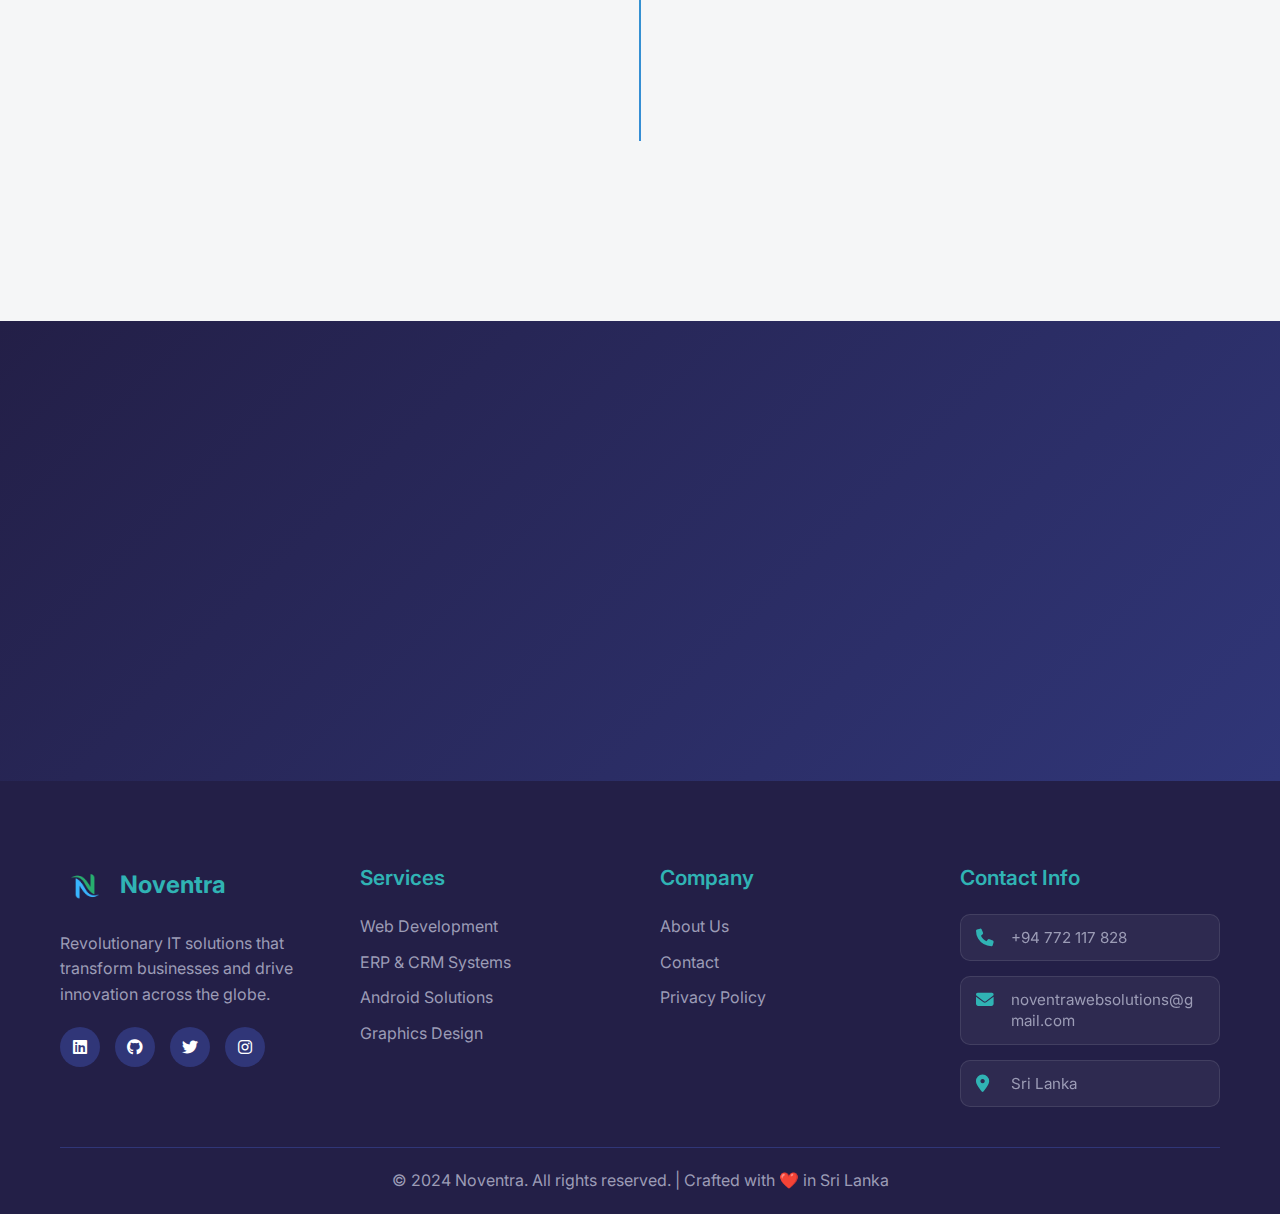
<file: services.html>
<!DOCTYPE html>
<html lang="en">
<head>
    <meta charset="UTF-8">
    <meta name="viewport" content="width=device-width, initial-scale=1.0">
    <title>Services - Noventra</title>
    <meta name="description" content="Comprehensive IT solutions including web development, ERP/CRM systems, Android solutions, and graphics design by Noventra.">
    <link rel="stylesheet" href="styles.css">
    <link href="https://fonts.googleapis.com/css2?family=Inter:wght@300;400;500;600;700;800;900&display=swap" rel="stylesheet">
    <link rel="stylesheet" href="https://cdnjs.cloudflare.com/ajax/libs/font-awesome/6.4.0/css/all.min.css">
    <link rel="stylesheet" href="https://unpkg.com/aos@2.3.1/dist/aos.css">
</head>
<body>

    
    <!-- Navigation -->
    <nav class="navbar">
        <div class="nav-container">
            <a href="index.html" class="nav-logo">
                <img src="logo.png.png" alt="Noventra Logo">
                <span class="logo-text">Noventra</span>
            </a>
            <ul class="nav-menu">
                <li class="nav-item">
                    <a href="index.html" class="nav-link">Home</a>
                </li>
                <li class="nav-item">
                    <a href="services.html" class="nav-link active">Services</a>
                </li>
                <li class="nav-item">
                    <a href="about.html" class="nav-link">About</a>
                </li>

                <li class="nav-item">
                    <a href="contact.html" class="nav-link">Contact</a>
                </li>
            </ul>
            <div class="nav-cta">
                <a href="contact.html" class="btn btn-primary">Start Project</a>
            </div>
            <div class="hamburger">
                <span class="bar"></span>
                <span class="bar"></span>
                <span class="bar"></span>
            </div>
        </div>
    </nav>

    <!-- Page Header -->
    <section class="page-header services-hero" id="main-content">
        <div class="tech-spheres">
            <div class="sphere sphere-1">
                <div class="sphere-ring"></div>
                <div class="sphere-core">
                    <i class="fas fa-globe"></i>
                </div>
            </div>
            <div class="sphere sphere-2">
                <div class="sphere-ring"></div>
                <div class="sphere-core">
                    <i class="fas fa-mobile-alt"></i>
                </div>
            </div>
            <div class="sphere sphere-3">
                <div class="sphere-ring"></div>
                <div class="sphere-core">
                    <i class="fas fa-cogs"></i>
                </div>
            </div>
        </div>
        <div class="container">
            <div class="header-content" data-aos="fade-up">
                <div class="header-badge">
                    <i class="fas fa-cogs"></i>
                    <span>Our Services</span>
                </div>
                <h1>Comprehensive <span class="gradient-text">IT Solutions</span></h1>
                <p>From startups to enterprises, we deliver cutting-edge solutions that drive innovation and growth across the globe.</p>
            </div>
        </div>
    </section>

    <!-- Services Overview -->
    <section class="services-overview">
        <div class="container">
            <div class="section-header" data-aos="fade-up">
                <h2 class="section-title">Our <span class="gradient-text">Services</span></h2>
                <p class="section-subtitle">Comprehensive IT solutions tailored to your business needs</p>
            </div>
            <div class="services-grid">
                <div class="service-card" data-aos="fade-up" data-aos-delay="100">
                    <div class="service-icon">
                        <div class="icon-bg"></div>
                        <i class="fas fa-laptop-code"></i>
                    </div>
                    <h3>Website Development Systems</h3>
                    <p>Modern, responsive websites and web applications built with the latest technologies for optimal performance and user experience.</p>
                    <ul class="service-features">
                        <li><i class="fas fa-check"></i> Responsive Design</li>
                        <li><i class="fas fa-check"></i> SEO Optimization</li>
                        <li><i class="fas fa-check"></i> E-commerce Solutions</li>
                        <li><i class="fas fa-check"></i> Custom CMS</li>
                    </ul>
                    <div class="service-tech">
                        <span>React</span>
                        <span>Node.js</span>
                        <span>Laravel</span>
                        <span>AWS</span>
                    </div>
                </div>

                <div class="service-card" data-aos="fade-up" data-aos-delay="200">
                    <div class="service-icon">
                        <div class="icon-bg"></div>
                        <i class="fas fa-cogs"></i>
                    </div>
                    <h3>ERP & CRM Systems</h3>
                    <p>Custom enterprise solutions that streamline operations, enhance productivity, and provide real-time insights for informed decision-making.</p>
                    <ul class="service-features">
                        <li><i class="fas fa-check"></i> Inventory Management</li>
                        <li><i class="fas fa-check"></i> Customer Relations</li>
                        <li><i class="fas fa-check"></i> Financial Tracking</li>
                        <li><i class="fas fa-check"></i> Analytics Dashboard</li>
                    </ul>
                    <div class="service-tech">
                        <span>PHP</span>
                        <span>MySQL</span>
                        <span>Vue.js</span>
                        <span>Docker</span>
                    </div>
                </div>

                <div class="service-card" data-aos="fade-up" data-aos-delay="300">
                    <div class="service-icon">
                        <div class="icon-bg"></div>
                        <i class="fas fa-mobile-alt"></i>
                    </div>
                    <h3>Android Solutions</h3>
                    <p>Native and cross-platform mobile applications that deliver exceptional user experiences across all Android devices.</p>
                    <ul class="service-features">
                        <li><i class="fas fa-check"></i> Native Development</li>
                        <li><i class="fas fa-check"></i> Cross-platform Apps</li>
                        <li><i class="fas fa-check"></i> Push Notifications</li>
                        <li><i class="fas fa-check"></i> Payment Integration</li>
                    </ul>
                    <div class="service-tech">
                        <span>Kotlin</span>
                        <span>Flutter</span>
                        <span>Firebase</span>
                        <span>Google Play</span>
                    </div>
                </div>

                <div class="service-card" data-aos="fade-up" data-aos-delay="400">
                    <div class="service-icon">
                        <div class="icon-bg"></div>
                        <i class="fas fa-paint-brush"></i>
                    </div>
                    <h3>Graphics Solutions</h3>
                    <p>Creative design services that elevate your brand with stunning visuals, compelling logos, and engaging marketing materials.</p>
                    <ul class="service-features">
                        <li><i class="fas fa-check"></i> Logo & Branding</li>
                        <li><i class="fas fa-check"></i> UI/UX Design</li>
                        <li><i class="fas fa-check"></i> Marketing Materials</li>
                        <li><i class="fas fa-check"></i> 3D Modeling</li>
                    </ul>
                    <div class="service-tech">
                        <span>Photoshop</span>
                        <span>Illustrator</span>
                        <span>Figma</span>
                        <span>Blender</span>
                    </div>
                </div>
            </div>
        </div>
    </section>

    <!-- Detailed Services -->
    <section class="services-detailed">
        <div class="container">
            <div class="section-header" data-aos="fade-up">
                <h2 class="section-title">Detailed <span class="gradient-text">Service Breakdown</span></h2>
                <p class="section-subtitle">Explore our comprehensive service offerings with detailed information about each solution</p>
            </div>

            <div class="detailed-services">
                <!-- Web Development -->
                <div class="detailed-service" data-aos="fade-up" data-aos-delay="100">
                    <div class="service-header">
                        <div class="service-icon-large">
                            <i class="fas fa-laptop-code"></i>
                        </div>
                        <div class="service-info">
                            <h3>Website Development Systems</h3>
                            <p>Modern, responsive websites and web applications that drive results and provide exceptional user experiences.</p>
                        </div>
                    </div>
                    <div class="service-content">
                        <div class="service-details">
                            <h4>What We Deliver:</h4>
                            <ul class="service-features">
                                <li><i class="fas fa-check"></i> Responsive Design for all devices</li>
                                <li><i class="fas fa-check"></i> SEO-optimized structure</li>
                                <li><i class="fas fa-check"></i> Fast loading times</li>
                                <li><i class="fas fa-check"></i> Content Management Systems</li>
                                <li><i class="fas fa-check"></i> E-commerce solutions</li>
                                <li><i class="fas fa-check"></i> Custom functionality</li>
                            </ul>
                            <div class="service-tech">
                                <h4>Technologies we use:</h4>
                                <div class="tech-tags">
                                    <span>HTML5</span>
                                    <span>CSS3</span>
                                    <span>JavaScript</span>
                                    <span>React</span>
                                    <span>Node.js</span>
                                    <span>WordPress</span>
                                </div>
                            </div>
                        </div>
                        <div class="service-visual">
                            <div class="tech-sphere">
                                <div class="sphere-ring ring-1"></div>
                                <div class="sphere-ring ring-2"></div>
                                <div class="sphere-ring ring-3"></div>
                                <div class="sphere-core">
                                    <i class="fas fa-laptop-code"></i>
                                </div>
                            </div>
                        </div>
                    </div>
                </div>

                <!-- ERP & CRM -->
                <div class="detailed-service" data-aos="fade-up" data-aos-delay="200">
                    <div class="service-header">
                        <div class="service-icon-large">
                            <i class="fas fa-cogs"></i>
                        </div>
                        <div class="service-info">
                            <h3>ERP & CRM Systems</h3>
                            <p>Streamline your business operations with custom enterprise solutions designed for your specific needs.</p>
                        </div>
                    </div>
                    <div class="service-content">
                        <div class="service-details">
                            <h4>What We Deliver:</h4>
                            <ul class="service-features">
                                <li><i class="fas fa-check"></i> Inventory Management</li>
                                <li><i class="fas fa-check"></i> Customer Relationship Management</li>
                                <li><i class="fas fa-check"></i> Financial Management</li>
                                <li><i class="fas fa-check"></i> Human Resources</li>
                                <li><i class="fas fa-check"></i> Sales & Marketing Automation</li>
                                <li><i class="fas fa-check"></i> Real-time Analytics & Reporting</li>
                            </ul>
                            <div class="service-tech">
                                <h4>Technologies we use:</h4>
                                <div class="tech-tags">
                                    <span>PHP</span>
                                    <span>MySQL</span>
                                    <span>Laravel</span>
                                    <span>Vue.js</span>
                                    <span>REST APIs</span>
                                    <span>AWS</span>
                                </div>
                            </div>
                        </div>
                        <div class="service-visual">
                            <div class="tech-sphere">
                                <div class="sphere-ring ring-1"></div>
                                <div class="sphere-ring ring-2"></div>
                                <div class="sphere-ring ring-3"></div>
                                <div class="sphere-core">
                                    <i class="fas fa-chart-line"></i>
                                </div>
                            </div>
                        </div>
                    </div>
                </div>

                <!-- Android Solutions -->
                <div class="detailed-service" data-aos="fade-up" data-aos-delay="300">
                    <div class="service-header">
                        <div class="service-icon-large">
                            <i class="fas fa-mobile-alt"></i>
                        </div>
                        <div class="service-info">
                            <h3>Android Solutions</h3>
                            <p>Native Android applications that provide seamless user experiences and powerful functionality.</p>
                        </div>
                    </div>
                    <div class="service-content">
                        <div class="service-details">
                            <h4>What We Deliver:</h4>
                            <ul class="service-features">
                                <li><i class="fas fa-check"></i> Native Android Development</li>
                                <li><i class="fas fa-check"></i> Cross-platform solutions</li>
                                <li><i class="fas fa-check"></i> Offline functionality</li>
                                <li><i class="fas fa-check"></i> Push notifications</li>
                                <li><i class="fas fa-check"></i> Payment integration</li>
                                <li><i class="fas fa-check"></i> App Store optimization</li>
                            </ul>
                            <div class="service-tech">
                                <h4>Technologies we use:</h4>
                                <div class="tech-tags">
                                    <span>Kotlin</span>
                                    <span>Java</span>
                                    <span>React Native</span>
                                    <span>Flutter</span>
                                    <span>Firebase</span>
                                    <span>Google Play</span>
                                </div>
                            </div>
                        </div>
                        <div class="service-visual">
                            <div class="tech-sphere">
                                <div class="sphere-ring ring-1"></div>
                                <div class="sphere-ring ring-2"></div>
                                <div class="sphere-ring ring-3"></div>
                                <div class="sphere-core">
                                    <i class="fas fa-android"></i>
                                </div>
                            </div>
                        </div>
                    </div>
                </div>

                <!-- Graphics Solutions -->
                <div class="detailed-service" data-aos="fade-up" data-aos-delay="400">
                    <div class="service-header">
                        <div class="service-icon-large">
                            <i class="fas fa-paint-brush"></i>
                        </div>
                        <div class="service-info">
                            <h3>Graphics Solutions</h3>
                            <p>Creative design services that make your brand stand out and communicate your message effectively.</p>
                        </div>
                    </div>
                    <div class="service-content">
                        <div class="service-details">
                            <h4>What We Deliver:</h4>
                            <ul class="service-features">
                                <li><i class="fas fa-check"></i> Logo Design & Branding</li>
                                <li><i class="fas fa-check"></i> UI/UX Design</li>
                                <li><i class="fas fa-check"></i> Marketing Materials</li>
                                <li><i class="fas fa-check"></i> Social Media Graphics</li>
                                <li><i class="fas fa-check"></i> Print Design</li>
                                <li><i class="fas fa-check"></i> 3D Modeling & Animation</li>
                            </ul>
                            <div class="service-tech">
                                <h4>Tools we use:</h4>
                                <div class="tech-tags">
                                    <span>Adobe Photoshop</span>
                                    <span>Illustrator</span>
                                    <span>InDesign</span>
                                    <span>Figma</span>
                                    <span>Blender</span>
                                    <span>After Effects</span>
                                </div>
                            </div>
                        </div>
                        <div class="service-visual">
                            <div class="tech-sphere">
                                <div class="sphere-ring ring-1"></div>
                                <div class="sphere-ring ring-2"></div>
                                <div class="sphere-ring ring-3"></div>
                                <div class="sphere-core">
                                    <i class="fas fa-palette"></i>
                                </div>
                            </div>
                        </div>
                    </div>
                </div>
            </div>
        </div>
    </section>

    <!-- Process Section -->
    <section class="process-section">
        <div class="container">
            <div class="section-header" data-aos="fade-up">
                <h2 class="section-title">Our <span class="gradient-text">Development Process</span></h2>
                <p class="section-subtitle">A proven methodology that ensures successful project delivery and client satisfaction</p>
            </div>
            <div class="process-timeline">
                <div class="process-step" data-aos="fade-up" data-aos-delay="100">
                    <div class="step-number">01</div>
                    <div class="step-content">
                        <h3>Discovery & Planning</h3>
                        <p>We start by understanding your business needs, goals, and requirements to create a comprehensive project plan.</p>
                    </div>
                </div>
                <div class="process-step" data-aos="fade-up" data-aos-delay="200">
                    <div class="step-number">02</div>
                    <div class="step-content">
                        <h3>Design & Prototyping</h3>
                        <p>Our design team creates wireframes and prototypes to visualize the solution before development begins.</p>
                    </div>
                </div>
                <div class="process-step" data-aos="fade-up" data-aos-delay="300">
                    <div class="step-number">03</div>
                    <div class="step-content">
                        <h3>Development</h3>
                        <p>Using the latest technologies and best practices, we build your solution with clean, maintainable code.</p>
                    </div>
                </div>
                <div class="process-step" data-aos="fade-up" data-aos-delay="400">
                    <div class="step-number">04</div>
                    <div class="step-content">
                        <h3>Testing & Quality Assurance</h3>
                        <p>Rigorous testing ensures your solution works flawlessly across all devices and platforms.</p>
                    </div>
                </div>
                <div class="process-step" data-aos="fade-up" data-aos-delay="500">
                    <div class="step-number">05</div>
                    <div class="step-content">
                        <h3>Deployment & Launch</h3>
                        <p>We handle the deployment process and ensure a smooth launch with proper monitoring and support.</p>
                    </div>
                </div>
                <div class="process-step" data-aos="fade-up" data-aos-delay="600">
                    <div class="step-number">06</div>
                    <div class="step-content">
                        <h3>Support & Maintenance</h3>
                        <p>Ongoing support and maintenance to keep your solution running optimally and up-to-date.</p>
                    </div>
                </div>
            </div>
        </div>
    </section>

    <!-- CTA Section -->
    <section class="cta-section">
        <div class="container">
            <div class="cta-content" data-aos="zoom-in">
                <h2>Ready to Start Your Project?</h2>
                <p>Let's discuss how we can help transform your business with our innovative IT solutions.</p>
                <div class="cta-buttons">
                    <a href="contact.html" class="btn btn-primary btn-glow">
                        <span>Get Free Quote</span>
                        <i class="fas fa-rocket"></i>
                    </a>
                    <a href="contact.html" class="btn btn-secondary">
                        <i class="fas fa-phone"></i>
                        <span>Schedule Consultation</span>
                    </a>
                </div>
            </div>
        </div>
    </section>

    <!-- Footer -->
    <footer class="footer">
        <div class="container">
            <div class="footer-content">
                <div class="footer-section">
                    <div class="footer-logo">
                        <img src="logo.png.png" alt="Noventra Logo">
                        <span>Noventra</span>
                    </div>
                    <p>Revolutionary IT solutions that transform businesses and drive innovation across the globe.</p>
                    <div class="social-links">
                        <a href="#" class="social-link"><i class="fab fa-linkedin"></i></a>
                        <a href="#" class="social-link"><i class="fab fa-github"></i></a>
                        <a href="#" class="social-link"><i class="fab fa-twitter"></i></a>
                        <a href="#" class="social-link"><i class="fab fa-instagram"></i></a>
                    </div>
                </div>
                <div class="footer-section">
                    <h3>Services</h3>
                    <ul>
                        <li><a href="services.html">Web Development</a></li>
                        <li><a href="services.html">ERP & CRM Systems</a></li>
                        <li><a href="services.html">Android Solutions</a></li>
                        <li><a href="services.html">Graphics Design</a></li>
                    </ul>
                </div>
                <div class="footer-section">
                    <h3>Company</h3>
                    <ul>
                        <li><a href="about.html">About Us</a></li>

                        <li><a href="contact.html">Contact</a></li>
                        <li><a href="#">Privacy Policy</a></li>
                    </ul>
                </div>
                <div class="footer-section">
                    <h3>Contact Info</h3>
                    <div class="contact-info">
                        <div class="contact-item">
                            <i class="fas fa-phone"></i>
                            <span>+94 772 117 828</span>
                        </div>
                        <div class="contact-item">
                            <i class="fas fa-envelope"></i>
                            <span>noventrawebsolutions@gmail.com</span>
                        </div>
                        <div class="contact-item">
                            <i class="fas fa-map-marker-alt"></i>
                            <span>Sri Lanka</span>
                        </div>
                    </div>
                </div>
            </div>
            <div class="footer-bottom">
                <p>&copy; 2024 Noventra. All rights reserved. | Crafted with ❤️ in Sri Lanka</p>
            </div>
        </div>
    </footer>

    <script src="https://unpkg.com/aos@2.3.1/dist/aos.js"></script>
    <script src="script.js"></script>
</body>
</html>
</file>
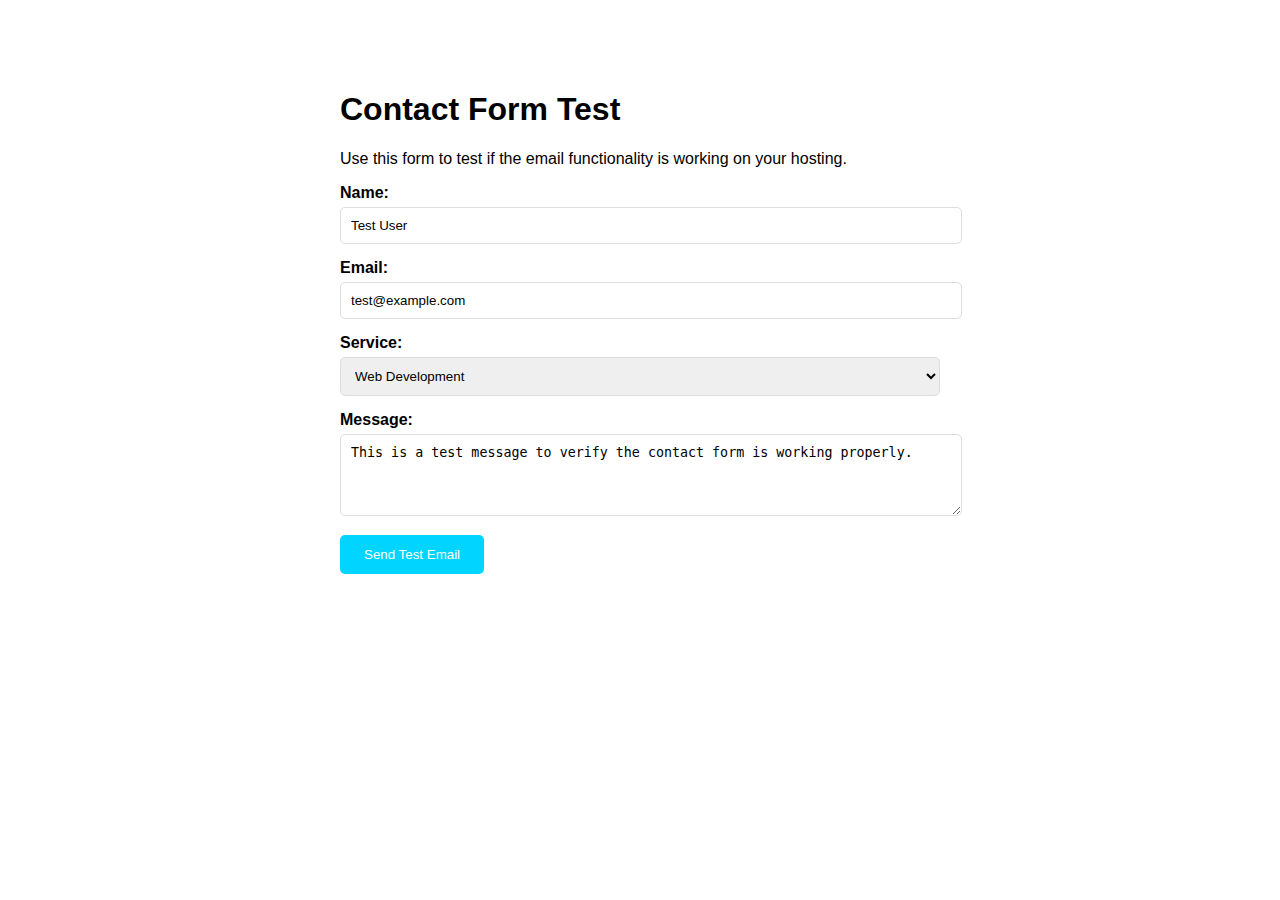
<file: test_email.html>
<!DOCTYPE html>
<html lang="en">
<head>
    <meta charset="UTF-8">
    <meta name="viewport" content="width=device-width, initial-scale=1.0">
    <title>Email Test - Noventra</title>
    <style>
        body { font-family: Arial, sans-serif; max-width: 600px; margin: 50px auto; padding: 20px; }
        .form-group { margin-bottom: 15px; }
        label { display: block; margin-bottom: 5px; font-weight: bold; }
        input, textarea, select { width: 100%; padding: 10px; border: 1px solid #ddd; border-radius: 5px; }
        button { background: #00d4ff; color: white; padding: 12px 24px; border: none; border-radius: 5px; cursor: pointer; }
        button:hover { background: #00b8e6; }
        .result { margin-top: 20px; padding: 15px; border-radius: 5px; }
        .success { background: #d4edda; color: #155724; border: 1px solid #c3e6cb; }
        .error { background: #f8d7da; color: #721c24; border: 1px solid #f5c6cb; }
    </style>
</head>
<body>
    <h1>Contact Form Test</h1>
    <p>Use this form to test if the email functionality is working on your hosting.</p>
    
    <form id="testForm">
        <div class="form-group">
            <label for="name">Name:</label>
            <input type="text" id="name" name="name" value="Test User" required>
        </div>
        
        <div class="form-group">
            <label for="email">Email:</label>
            <input type="email" id="email" name="email" value="test@example.com" required>
        </div>
        
        <div class="form-group">
            <label for="service">Service:</label>
            <select id="service" name="service" required>
                <option value="web-development">Web Development</option>
                <option value="erp-crm">ERP & CRM Systems</option>
                <option value="android-solutions">Android Solutions</option>
                <option value="graphics-design">Graphics Design</option>
            </select>
        </div>
        
        <div class="form-group">
            <label for="message">Message:</label>
            <textarea id="message" name="message" rows="4" required>This is a test message to verify the contact form is working properly.</textarea>
        </div>
        
        <button type="submit">Send Test Email</button>
    </form>
    
    <div id="result"></div>
    
    <script>
        document.getElementById('testForm').addEventListener('submit', async (e) => {
            e.preventDefault();
            
            const formData = new FormData(e.target);
            const submitBtn = e.target.querySelector('button');
            const resultDiv = document.getElementById('result');
            
            // Show loading
            submitBtn.textContent = 'Sending...';
            submitBtn.disabled = true;
            resultDiv.innerHTML = '';
            
            try {
                const data = {
                    name: formData.get('name'),
                    email: formData.get('email'),
                    service: formData.get('service'),
                    message: formData.get('message')
                };
                
                const response = await fetch('send_email.php', {
                    method: 'POST',
                    headers: {
                        'Content-Type': 'application/json',
                    },
                    body: JSON.stringify(data)
                });
                
                const result = await response.json();
                
                if (result.success) {
                    resultDiv.className = 'result success';
                    resultDiv.innerHTML = '<strong>Success!</strong> ' + result.message;
                } else {
                    resultDiv.className = 'result error';
                    resultDiv.innerHTML = '<strong>Error:</strong> ' + result.message;
                }
                
            } catch (error) {
                resultDiv.className = 'result error';
                resultDiv.innerHTML = '<strong>Error:</strong> ' + error.message;
            } finally {
                submitBtn.textContent = 'Send Test Email';
                submitBtn.disabled = false;
            }
        });
    </script>
</body>
</html>
</file>
<file: styles.css>
/* Modern CSS Variables with your theme colors */
:root {
    --minsk: #303678;
    --pelorous: #30b3b4;
    --port-gore: #231f47;
    --san-marino: #3e4eaa;
    --mischka: #cfd0dc;
    --lynch: #69859a;
    --santas-gray: #9c9cb6;
    --curious-blue: #358dd5;
    --east-bay: #455b89;
    --kimberly: #6c6b92;
    --white: #ffffff;
    --light-gray: #f8f9fa;
    --dark-gray: #1a1a1a;
    --gradient-primary: linear-gradient(135deg, var(--pelorous) 0%, var(--curious-blue) 100%);
    --gradient-secondary: linear-gradient(135deg, var(--port-gore) 0%, var(--minsk) 100%);
    --gradient-accent: linear-gradient(135deg, var(--san-marino) 0%, var(--pelorous) 100%);
    --shadow-light: 0 10px 30px rgba(0, 0, 0, 0.1);
    --shadow-medium: 0 20px 40px rgba(0, 0, 0, 0.15);
    --shadow-heavy: 0 30px 60px rgba(0, 0, 0, 0.2);
    --border-radius: 20px;
    --transition: all 0.3s cubic-bezier(0.4, 0, 0.2, 1);
}

/* Reset and Base Styles */
* {
    margin: 0;
    padding: 0;
    box-sizing: border-box;
}

html {
    scroll-behavior: smooth;
}

body {
    font-family: 'Inter', sans-serif;
    line-height: 1.6;
    color: var(--dark-gray);
    overflow-x: hidden;
    background: #f8f9fa;
}

.container {
    max-width: 1200px;
    margin: 0 auto;
    padding: 0 20px;
}

/* Loading Screen */
.loading-screen {
    position: fixed;
    top: 0;
    left: 0;
    width: 100%;
    height: 100%;
    background: var(--gradient-secondary);
    display: flex;
    align-items: center;
    justify-content: center;
    z-index: 10000;
    transition: opacity 0.5s ease, visibility 0.5s ease;
}

/* Ensure main content is visible */
body {
    visibility: visible;
}

.loading-screen.hidden {
    opacity: 0;
    visibility: hidden;
}

.loader {
    text-align: center;
    color: var(--white);
}

.loader-logo img {
    width: 80px;
    height: 80px;
    margin-bottom: 20px;
    animation: pulse 2s infinite;
}

.loader-bar {
    width: 200px;
    height: 4px;
    background: rgba(255, 255, 255, 0.2);
    border-radius: 2px;
    margin: 20px auto;
    overflow: hidden;
}

.loader-progress {
    height: 100%;
    background: var(--gradient-primary);
    border-radius: 2px;
    animation: loading 2s ease-in-out infinite;
}

@keyframes loading {
    0% { width: 0%; }
    50% { width: 70%; }
    100% { width: 100%; }
}

@keyframes pulse {
    0%, 100% { transform: scale(1); }
    50% { transform: scale(1.1); }
}

/* Navigation */
.navbar {
    background: rgba(255, 255, 255, 0.95);
    backdrop-filter: blur(20px);
    box-shadow: var(--shadow-light);
    position: fixed;
    top: 0;
    width: 100%;
    z-index: 1000;
    transition: var(--transition);
}

.nav-container {
    max-width: 1200px;
    margin: 0 auto;
    padding: 0 20px;
    display: flex;
    justify-content: space-between;
    align-items: center;
    height: 80px;
}

.nav-logo {
    display: flex;
    align-items: center;
    gap: 10px;
    text-decoration: none;
    color: inherit;
    transition: var(--transition);
}

.nav-logo:hover {
    transform: scale(1.05);
}

.nav-logo img {
    height: 50px;
    width: auto;
}

.logo-text {
    font-size: 1.5rem;
    font-weight: 700;
    background: var(--gradient-primary);
    -webkit-background-clip: text;
    -webkit-text-fill-color: transparent;
    background-clip: text;
}

.nav-menu {
    display: flex;
    list-style: none;
    gap: 40px;
}

.nav-link {
    text-decoration: none;
    color: var(--dark-gray);
    font-weight: 500;
    transition: var(--transition);
    position: relative;
    padding: 10px 0;
}

.nav-link::after {
    content: '';
    position: absolute;
    bottom: 0;
    left: 0;
    width: 0;
    height: 2px;
    background: var(--gradient-primary);
    transition: var(--transition);
}

.nav-link:hover::after,
.nav-link.active::after {
    width: 100%;
}

.nav-link:hover,
.nav-link.active {
    color: var(--pelorous);
}

.nav-cta .btn {
    padding: 12px 24px;
    border-radius: 25px;
    text-decoration: none;
    font-weight: 600;
    transition: var(--transition);
    background: var(--gradient-primary);
    color: var(--white);
    border: none;
    cursor: pointer;
}

.nav-cta .btn:hover {
    transform: translateY(-2px);
    box-shadow: var(--shadow-medium);
}

.hamburger {
    display: none;
    flex-direction: column;
    cursor: pointer;
}

.bar {
    width: 25px;
    height: 3px;
    background: var(--dark-gray);
    margin: 3px 0;
    transition: var(--transition);
}

/* Hero Section */
.hero {
    background: var(--gradient-secondary);
    color: var(--white);
    padding: 120px 0 80px;
    min-height: 100vh;
    display: flex;
    align-items: center;
    position: relative;
    overflow: hidden;
}

.particles-bg {
    position: absolute;
    top: 0;
    left: 0;
    width: 100%;
    height: 100%;
    z-index: 1;
}

.hero-container {
    max-width: 1200px;
    margin: 0 auto;
    padding: 0 20px;
    display: grid;
    grid-template-columns: 1fr 1fr;
    gap: 80px;
    align-items: center;
    position: relative;
    z-index: 2;
}

.hero-badge {
    display: inline-flex;
    align-items: center;
    gap: 10px;
    background: rgba(255, 255, 255, 0.1);
    padding: 8px 16px;
    border-radius: 20px;
    font-size: 0.9rem;
    margin-bottom: 30px;
    backdrop-filter: blur(10px);
}

.hero-badge i {
    color: var(--pelorous);
}

.hero-title {
    font-size: 4rem;
    font-weight: 800;
    line-height: 1.1;
    margin-bottom: 30px;
}

.gradient-text {
    background: linear-gradient(135deg, #00d4ff 0%, #ff6b6b 100%);
    -webkit-background-clip: text;
    -webkit-text-fill-color: transparent;
    background-clip: text;
    text-shadow: none;
    position: relative;
    z-index: 15;
}

.hero-description {
    font-size: 1.2rem;
    margin-bottom: 40px;
    color: var(--mischka);
    line-height: 1.8;
}

.hero-stats {
    display: flex;
    gap: 40px;
    margin-bottom: 40px;
}

.stat {
    text-align: center;
}

.stat-number {
    display: block;
    font-size: 2.5rem;
    font-weight: 700;
    color: var(--pelorous);
}

.stat-label {
    font-size: 0.9rem;
    color: var(--santas-gray);
}

.hero-buttons {
    display: flex;
    gap: 20px;
    flex-wrap: wrap;
}

.btn {
    padding: 16px 32px;
    border-radius: 50px;
    text-decoration: none;
    font-weight: 600;
    transition: var(--transition);
    display: inline-flex;
    align-items: center;
    gap: 10px;
    border: 2px solid transparent;
    cursor: pointer;
    position: relative;
    overflow: hidden;
}

.btn-primary {
    background: var(--gradient-primary);
    color: var(--white);
}

.btn-primary:hover {
    transform: translateY(-3px);
    box-shadow: var(--shadow-medium);
}

.btn-glow {
    box-shadow: 0 0 20px rgba(48, 179, 180, 0.3);
}

.btn-glow:hover {
    box-shadow: 0 0 30px rgba(48, 179, 180, 0.5);
}

.btn-secondary {
    background: transparent;
    color: var(--white);
    border-color: var(--white);
}

.btn-secondary:hover {
    background: var(--white);
    color: var(--port-gore);
    transform: translateY(-3px);
}

/* Hero Visual */
.hero-visual {
    position: relative;
    height: 500px;
}

.hero-3d-container {
    position: relative;
    width: 100%;
    height: 100%;
}

.floating-card {
    position: absolute;
    background: rgba(255, 255, 255, 0.1);
    backdrop-filter: blur(10px);
    padding: 20px;
    border-radius: var(--border-radius);
    text-align: center;
    color: var(--white);
    animation: float 6s ease-in-out infinite;
}

.floating-card i {
    font-size: 2rem;
    color: var(--pelorous);
    margin-bottom: 10px;
}

.floating-card span {
    font-size: 0.9rem;
    font-weight: 500;
}

.card-1 {
    top: 10%;
    left: 10%;
    animation-delay: 0s;
}

.card-2 {
    top: 20%;
    right: 10%;
    animation-delay: 1s;
}

.card-3 {
    bottom: 30%;
    left: 5%;
    animation-delay: 2s;
}

.card-4 {
    bottom: 20%;
    right: 15%;
    animation-delay: 3s;
}

@keyframes float {
    0%, 100% { transform: translateY(0px); }
    50% { transform: translateY(-20px); }
}

.hero-main-image {
    position: absolute;
    top: 50%;
    left: 50%;
    transform: translate(-50%, -50%);
}

.tech-sphere {
    position: relative;
    width: 200px;
    height: 200px;
}

.sphere-ring {
    position: absolute;
    border: 2px solid rgba(255, 255, 255, 0.1);
    border-radius: 50%;
    animation: rotate 20s linear infinite;
}

.ring-1 {
    width: 100%;
    height: 100%;
    animation-delay: 0s;
}

.ring-2 {
    width: 80%;
    height: 80%;
    top: 10%;
    left: 10%;
    animation-delay: -5s;
}

.ring-3 {
    width: 60%;
    height: 60%;
    top: 20%;
    left: 20%;
    animation-delay: -10s;
}

@keyframes rotate {
    from { transform: rotate(0deg); }
    to { transform: rotate(360deg); }
}

.sphere-core {
    position: absolute;
    top: 50%;
    left: 50%;
    transform: translate(-50%, -50%);
    width: 60px;
    height: 60px;
    background: var(--gradient-primary);
    border-radius: 50%;
    display: flex;
    align-items: center;
    justify-content: center;
    animation: pulse 2s infinite;
}

.sphere-core i {
    font-size: 1.5rem;
    color: var(--white);
}

.scroll-indicator {
    position: absolute;
    bottom: 30px;
    left: 50%;
    transform: translateX(-50%);
    text-align: center;
    color: var(--mischka);
    animation: bounce 2s infinite;
}

.scroll-arrow {
    width: 2px;
    height: 30px;
    background: var(--pelorous);
    margin: 0 auto 10px;
    position: relative;
}

.scroll-arrow::after {
    content: '';
    position: absolute;
    bottom: 0;
    left: 50%;
    transform: translateX(-50%);
    width: 0;
    height: 0;
    border-left: 5px solid transparent;
    border-right: 5px solid transparent;
    border-top: 8px solid var(--pelorous);
}

@keyframes bounce {
    0%, 20%, 50%, 80%, 100% { transform: translateX(-50%) translateY(0); }
    40% { transform: translateX(-50%) translateY(-10px); }
    60% { transform: translateX(-50%) translateY(-5px); }
}

/* Services Section */
.services-section {
    padding: 120px 0;
    background: #f5f6f7;
}

.section-header {
    text-align: center;
    margin-bottom: 80px;
}

.section-title {
    font-size: 3rem;
    font-weight: 700;
    margin-bottom: 20px;
    color: var(--port-gore);
}

.section-subtitle {
    font-size: 1.2rem;
    color: var(--lynch);
    max-width: 600px;
    margin: 0 auto;
}

.services-grid {
    display: grid;
    grid-template-columns: repeat(auto-fit, minmax(300px, 1fr));
    gap: 40px;
}

.service-card {
    background: var(--white);
    color: inherit;
    padding: 40px 30px;
    border-radius: var(--border-radius);
    text-align: center;
    box-shadow: var(--shadow-light);
    transition: var(--transition);
    position: relative;
    overflow: hidden;
    display: flex;
    flex-direction: column;
    align-items: center;
}

.service-card::before {
    content: '';
    position: absolute;
    top: 0;
    left: 0;
    width: 100%;
    height: 4px;
    background: var(--gradient-primary);
    transform: scaleX(0);
    transition: var(--transition);
}

.service-card:hover::before {
    transform: scaleX(1);
}

.service-card:hover {
    transform: translateY(-10px);
    box-shadow: var(--shadow-medium);
}

.service-icon {
    position: relative;
    width: 80px;
    height: 80px;
    margin: 0 auto 30px;
    order: -1;
}

.icon-bg {
    position: absolute;
    top: 0;
    left: 0;
    width: 100%;
    height: 100%;
    background: var(--gradient-primary);
    border-radius: 50%;
    opacity: 0.1;
    transition: var(--transition);
}

.service-card:hover .icon-bg {
    opacity: 0.2;
    transform: scale(1.1);
}

.service-icon i {
    position: relative;
    z-index: 1;
    font-size: 2rem;
    color: var(--pelorous);
    line-height: 80px;
}

.service-card h3 {
    font-size: 1.5rem;
    font-weight: 600;
    margin-bottom: 20px;
    color: var(--port-gore);
}

.service-card p,
.service-card ul,
.service-card li {
    color: var(--lynch);
    line-height: 1.6;
    margin-bottom: 25px;
}

.service-features {
    list-style: none;
    margin-bottom: 25px;
    text-align: left;
}

.service-features li {
    display: flex;
    align-items: center;
    margin-bottom: 10px;
    font-size: 0.9rem;
    color: var(--lynch);
}

.service-features i {
    color: var(--pelorous);
    margin-right: 10px;
    font-size: 0.8rem;
}

.service-tech {
    display: flex;
    gap: 8px;
    justify-content: center;
    flex-wrap: wrap;
}

.service-tech span {
    background: var(--light-gray);
    color: var(--port-gore);
    padding: 6px 12px;
    border-radius: 15px;
    font-size: 0.8rem;
    font-weight: 500;
    border: 1px solid var(--pelorous);
}

/* Detailed Services Section */
.detailed-services {
    display: flex;
    flex-direction: column;
    gap: 60px;
}

.detailed-service {
    background: var(--white);
    border-radius: var(--border-radius);
    box-shadow: var(--shadow-light);
    overflow: hidden;
    transition: var(--transition);
}

.detailed-service:hover {
    transform: translateY(-5px);
    box-shadow: var(--shadow-medium);
}

.service-header {
    display: flex;
    align-items: center;
    gap: 30px;
    padding: 40px;
    background: var(--light-gray);
    border-bottom: 1px solid rgba(0, 0, 0, 0.1);
}

.service-icon-large {
    width: 100px;
    height: 100px;
    background: var(--gradient-primary);
    border-radius: 50%;
    display: flex;
    align-items: center;
    justify-content: center;
    flex-shrink: 0;
    order: -1;
}

.service-icon-large i {
    font-size: 2.5rem;
    color: var(--white);
}

.service-info h3 {
    font-size: 2rem;
    font-weight: 700;
    margin-bottom: 15px;
    color: var(--port-gore);
}

.service-info p {
    font-size: 1.1rem;
    color: var(--lynch);
    line-height: 1.6;
    margin: 0;
}

.service-content {
    display: grid;
    grid-template-columns: 2fr 1fr;
    gap: 40px;
    padding: 40px;
}

.service-details h4 {
    font-size: 1.3rem;
    font-weight: 600;
    margin-bottom: 20px;
    color: var(--port-gore);
}

.service-details .service-features {
    margin-bottom: 30px;
}

.service-details .service-features li {
    font-size: 1rem;
    margin-bottom: 12px;
}

.service-details .service-tech h4 {
    margin-bottom: 15px;
}

.service-details .tech-tags {
    display: flex;
    flex-wrap: wrap;
    gap: 10px;
}

.service-details .tech-tags span {
    background: var(--gradient-primary);
    color: var(--white);
    padding: 8px 16px;
    border-radius: 20px;
    font-size: 0.9rem;
    font-weight: 500;
    transition: var(--transition);
}

.service-details .tech-tags span:hover {
    transform: scale(1.05);
    box-shadow: var(--shadow-light);
}

.service-visual {
    display: flex;
    align-items: center;
    justify-content: center;
}

.service-visual .tech-sphere {
    position: relative;
    width: 150px;
    height: 150px;
}

.service-visual .sphere-ring {
    position: absolute;
    width: 100%;
    height: 100%;
    border: 2px solid rgba(0, 212, 255, 0.3);
    border-radius: 50%;
    animation: servicesRotate 20s linear infinite;
}

.service-visual .sphere-core {
    position: absolute;
    top: 50%;
    left: 50%;
    transform: translate(-50%, -50%);
    width: 60px;
    height: 60px;
    background: var(--gradient-primary);
    border-radius: 50%;
    display: flex;
    align-items: center;
    justify-content: center;
    animation: servicesPulse 3s ease-in-out infinite;
    box-shadow: 0 0 20px rgba(0, 212, 255, 0.3);
}

.service-visual .sphere-core i {
    font-size: 1.5rem;
    color: var(--white);
}

/* Responsive Design for Detailed Services */
@media (max-width: 768px) {
    .service-header {
        flex-direction: column;
        text-align: center;
        gap: 20px;
        padding: 30px 20px;
    }
    
    .service-icon-large {
        width: 80px;
        height: 80px;
    }
    
    .service-icon-large i {
        font-size: 2rem;
    }
    
    .service-info h3 {
        font-size: 1.5rem;
    }
    
    .service-content {
        grid-template-columns: 1fr;
        gap: 30px;
        padding: 30px 20px;
    }
    
    .service-visual .tech-sphere {
        width: 120px;
        height: 120px;
    }
    
    .service-visual .sphere-core {
        width: 50px;
        height: 50px;
    }
    
    .service-visual .sphere-core i {
        font-size: 1.2rem;
    }
}

@media (max-width: 480px) {
    .service-header {
        padding: 25px 15px;
    }
    
    .service-icon-large {
        width: 70px;
        height: 70px;
    }
    
    .service-icon-large i {
        font-size: 1.8rem;
    }
    
    .service-info h3 {
        font-size: 1.3rem;
    }
    
    .service-content {
        padding: 25px 15px;
    }
    
    .service-visual .tech-sphere {
        width: 100px;
        height: 100px;
    }
    
    .service-visual .sphere-core {
        width: 40px;
        height: 40px;
    }
    
    .service-visual .sphere-core i {
        font-size: 1rem;
    }
}

/* About Section */
.about-section {
    padding: 120px 0;
    background: #f5f6f7;
}

.about-content {
    display: grid;
    grid-template-columns: 1fr 1fr;
    gap: 80px;
    align-items: center;
}

.section-badge {
    display: inline-flex;
    align-items: center;
    gap: 10px;
    background: var(--gradient-primary);
    color: var(--white);
    padding: 8px 16px;
    border-radius: 20px;
    font-size: 0.9rem;
    margin-bottom: 20px;
}

.about-text h2 {
    font-size: 2.5rem;
    font-weight: 700;
    margin-bottom: 30px;
    color: var(--port-gore);
}

.about-description {
    font-size: 1.1rem;
    color: var(--lynch);
    line-height: 1.8;
    margin-bottom: 20px;
}

.about-features {
    display: grid;
    grid-template-columns: repeat(2, 1fr);
    gap: 20px;
    margin: 40px 0;
}

.feature {
    display: flex;
    align-items: center;
    gap: 15px;
    padding: 15px;
    background: var(--light-gray);
    border-radius: 15px;
    transition: var(--transition);
}

.feature:hover {
    background: var(--gradient-primary);
    color: var(--white);
    transform: translateX(10px);
}

.feature i {
    font-size: 1.2rem;
    color: var(--pelorous);
}

.feature:hover i {
    color: var(--white);
}

.founder-card {
    background: var(--white);
    border-radius: var(--border-radius);
    box-shadow: var(--shadow-medium);
    overflow: hidden;
    transition: var(--transition);
}

.founder-card:hover {
    transform: translateY(-10px);
    box-shadow: var(--shadow-heavy);
}

.founder-image {
    height: 200px;
    background: var(--gradient-primary);
    display: flex;
    align-items: center;
    justify-content: center;
}

.image-placeholder {
    width: 100px;
    height: 100px;
    background: rgba(255, 255, 255, 0.2);
    border-radius: 50%;
    display: flex;
    align-items: center;
    justify-content: center;
}

.image-placeholder i {
    font-size: 3rem;
    color: var(--white);
}

.founder-info {
    padding: 30px;
    text-align: center;
}

.founder-info h3 {
    font-size: 1.5rem;
    font-weight: 600;
    margin-bottom: 10px;
    color: var(--port-gore);
}

.founder-title {
    color: var(--pelorous);
    font-weight: 500;
    margin-bottom: 5px;
}

.founder-subtitle {
    color: var(--lynch);
    font-size: 0.9rem;
    margin-bottom: 20px;
}

.founder-contact {
    display: flex;
    flex-direction: column;
    gap: 15px;
}

.contact-item {
    display: flex;
    align-items: center;
    gap: 15px;
    padding: 10px;
    background: var(--light-gray);
    border-radius: 10px;
    transition: var(--transition);
    text-decoration: none;
    color: inherit;
    cursor: pointer;
}

.contact-item:hover {
    background: var(--gradient-primary);
    color: var(--white);
}

.contact-item i {
    color: var(--pelorous);
    width: 20px;
}

.contact-item:hover i {
    color: var(--white);
}

/* Process Section */
.process-section {
    padding: 120px 0;
    background: #f5f6f7;
}

.process-timeline {
    position: relative;
    max-width: 800px;
    margin: 0 auto;
}

.process-timeline::before {
    content: '';
    position: absolute;
    top: 0;
    left: 50%;
    transform: translateX(-50%);
    width: 2px;
    height: 100%;
    background: var(--gradient-primary);
}

.process-step {
    position: relative;
    margin-bottom: 60px;
    display: flex;
    align-items: center;
}

.process-step:nth-child(odd) {
    flex-direction: row;
}

.process-step:nth-child(even) {
    flex-direction: row-reverse;
}

.step-number {
    width: 60px;
    height: 60px;
    background: var(--gradient-primary);
    border-radius: 50%;
    display: flex;
    align-items: center;
    justify-content: center;
    font-size: 1.5rem;
    font-weight: 700;
    color: var(--white);
    position: relative;
    z-index: 2;
    flex-shrink: 0;
}

.step-content {
    background: var(--white);
    padding: 30px;
    border-radius: var(--border-radius);
    box-shadow: var(--shadow-light);
    margin: 0 30px;
    flex: 1;
    transition: var(--transition);
}

.step-content:hover {
    transform: translateY(-5px);
    box-shadow: var(--shadow-medium);
}

.step-content h3 {
    font-size: 1.3rem;
    font-weight: 600;
    margin-bottom: 15px;
    color: var(--port-gore);
}

.step-content p {
    color: var(--lynch);
    line-height: 1.6;
}

/* CTA Section */
.cta-section {
    background: var(--gradient-secondary);
    color: var(--white);
    padding: 100px 0;
    text-align: center;
}

.cta-content h2 {
    font-size: 3rem;
    font-weight: 700;
    margin-bottom: 20px;
}

.cta-content p {
    font-size: 1.2rem;
    margin-bottom: 40px;
    color: var(--mischka);
    max-width: 600px;
    margin-left: auto;
    margin-right: auto;
}

.cta-buttons {
    display: flex;
    gap: 20px;
    justify-content: center;
    flex-wrap: wrap;
}

/* Page Header */
.page-header {
    background: var(--gradient-secondary);
    color: var(--white);
    padding: 120px 0 80px;
    text-align: center;
}

.header-content {
    max-width: 800px;
    margin: 0 auto;
}

.header-badge {
    display: inline-flex;
    align-items: center;
    gap: 10px;
    background: rgba(255, 255, 255, 0.1);
    padding: 8px 16px;
    border-radius: 20px;
    font-size: 0.9rem;
    margin-bottom: 30px;
    backdrop-filter: blur(10px);
}

.header-badge i {
    color: var(--pelorous);
}

.page-header h1 {
    font-size: 3.5rem;
    font-weight: 800;
    margin-bottom: 20px;
    line-height: 1.1;
}

.page-header p {
    font-size: 1.2rem;
    color: var(--mischka);
    line-height: 1.8;
}

/* Founder Story */
.founder-story {
    padding: 120px 0;
    background: var(--white);
}

.story-content {
    display: grid;
    grid-template-columns: 1fr 1fr;
    gap: 80px;
    align-items: center;
}

.story-text h2 {
    font-size: 2.5rem;
    font-weight: 700;
    margin-bottom: 30px;
    color: var(--port-gore);
}

.story-description {
    font-size: 1.1rem;
    color: var(--lynch);
    line-height: 1.8;
    margin-bottom: 20px;
}

.story-stats {
    display: grid;
    grid-template-columns: repeat(3, 1fr);
    gap: 20px;
    margin-top: 40px;
}

.stat-card {
    background: var(--gradient-primary);
    padding: 30px 20px;
    border-radius: var(--border-radius);
    text-align: center;
    color: var(--white);
    transition: var(--transition);
}

.stat-card:hover {
    transform: translateY(-5px);
    box-shadow: var(--shadow-medium);
}

.stat-card h3 {
    font-size: 2.5rem;
    font-weight: 700;
    margin-bottom: 10px;
    color: var(--white);
}

.stat-card p {
    font-size: 0.9rem;
    font-weight: 500;
    opacity: 0.9;
}

.founder-profile {
    background: var(--white);
    border-radius: var(--border-radius);
    box-shadow: var(--shadow-medium);
    overflow: hidden;
    transition: var(--transition);
}

.founder-profile:hover {
    transform: translateY(-10px);
    box-shadow: var(--shadow-heavy);
}

.profile-image {
    height: 200px;
    background: var(--gradient-primary);
    display: flex;
    align-items: center;
    justify-content: center;
}

.profile-info {
    padding: 30px;
    text-align: center;
}

.profile-info h3 {
    font-size: 1.5rem;
    font-weight: 600;
    margin-bottom: 10px;
    color: var(--port-gore);
}

.profile-title {
    color: var(--pelorous);
    font-weight: 500;
    margin-bottom: 5px;
}

.profile-subtitle {
    color: var(--lynch);
    font-size: 0.9rem;
    margin-bottom: 20px;
}

.profile-contact {
    display: flex;
    flex-direction: column;
    gap: 15px;
    margin-bottom: 20px;
}

.profile-social {
    display: flex;
    gap: 15px;
    justify-content: center;
}

/* Mission & Vision */
.mission-vision {
    padding: 120px 0;
    background: var(--light-gray);
}

.mission-vision-grid {
    display: grid;
    grid-template-columns: 1fr 1fr;
    gap: 40px;
}

.mission-card, .vision-card {
    background: var(--white);
    padding: 50px 40px;
    border-radius: var(--border-radius);
    text-align: center;
    box-shadow: var(--shadow-light);
    transition: var(--transition);
}

.mission-card:hover, .vision-card:hover {
    transform: translateY(-10px);
    box-shadow: var(--shadow-medium);
}

.card-icon {
    width: 80px;
    height: 80px;
    background: var(--gradient-primary);
    border-radius: 50%;
    display: flex;
    align-items: center;
    justify-content: center;
    margin: 0 auto 30px;
}

.card-icon i {
    font-size: 2.5rem;
    color: var(--white);
}

.mission-card h3, .vision-card h3 {
    font-size: 2rem;
    font-weight: 700;
    margin-bottom: 20px;
    color: var(--port-gore);
}

.mission-card p, .vision-card p {
    color: var(--lynch);
    line-height: 1.8;
    font-size: 1.1rem;
}

/* Values Section */
.values-section {
    padding: 120px 0;
    background: var(--white);
}

.values-grid {
    display: grid;
    grid-template-columns: repeat(auto-fit, minmax(300px, 1fr));
    gap: 40px;
}

.value-card {
    background: var(--light-gray);
    padding: 40px 30px;
    border-radius: var(--border-radius);
    text-align: center;
    transition: var(--transition);
}

.value-card:hover {
    transform: translateY(-10px);
    box-shadow: var(--shadow-medium);
    background: var(--white);
}

.value-icon {
    width: 70px;
    height: 70px;
    background: var(--gradient-primary);
    border-radius: 50%;
    display: flex;
    align-items: center;
    justify-content: center;
    margin: 0 auto 20px;
}

.value-icon i {
    font-size: 2rem;
    color: var(--white);
}

.value-card h3 {
    font-size: 1.5rem;
    font-weight: 600;
    margin-bottom: 15px;
    color: var(--port-gore);
}

.value-card p {
    color: var(--lynch);
    line-height: 1.6;
}

/* Why Choose Me */
.why-choose-me {
    padding: 120px 0;
    background: var(--light-gray);
}

.reasons-grid {
    display: grid;
    grid-template-columns: repeat(auto-fit, minmax(300px, 1fr));
    gap: 40px;
}

.reason-item {
    text-align: center;
    padding: 40px 30px;
    background: var(--white);
    border-radius: var(--border-radius);
    box-shadow: var(--shadow-light);
    transition: var(--transition);
}

.reason-item:hover {
    transform: translateY(-10px);
    box-shadow: var(--shadow-medium);
}

.reason-icon {
    width: 80px;
    height: 80px;
    background: var(--gradient-primary);
    border-radius: 50%;
    display: flex;
    align-items: center;
    justify-content: center;
    margin: 0 auto 20px;
}

.reason-icon i {
    font-size: 2.5rem;
    color: var(--white);
}

.reason-item h3 {
    font-size: 1.5rem;
    font-weight: 600;
    margin-bottom: 15px;
    color: var(--port-gore);
}

.reason-item p {
    color: var(--lynch);
    line-height: 1.6;
}

/* Technology Stack */
.tech-stack {
    padding: 120px 0;
    background: var(--white);
}

.tech-categories {
    display: grid;
    grid-template-columns: repeat(auto-fit, minmax(250px, 1fr));
    gap: 40px;
}

.tech-category {
    background: var(--light-gray);
    padding: 30px;
    border-radius: var(--border-radius);
    transition: var(--transition);
}

.tech-category:hover {
    transform: translateY(-5px);
    box-shadow: var(--shadow-medium);
    background: var(--white);
}

.tech-category h3 {
    font-size: 1.3rem;
    font-weight: 600;
    margin-bottom: 20px;
    color: var(--port-gore);
    text-align: center;
}

.tech-tags {
    display: flex;
    flex-wrap: wrap;
    gap: 10px;
    justify-content: center;
}

.tech-tags span {
    background: var(--gradient-primary);
    color: var(--white);
    padding: 8px 16px;
    border-radius: 20px;
    font-size: 0.9rem;
    font-weight: 500;
    transition: var(--transition);
}

.tech-tags span:hover {
    transform: scale(1.05);
    box-shadow: var(--shadow-light);
}

/* Contact Info Section */
.contact-info-section {
    padding: 80px 0;
    background: var(--light-gray);
}

.contact-grid {
    display: grid;
    grid-template-columns: repeat(auto-fit, minmax(250px, 1fr));
    gap: 30px;
}

.contact-card {
    background: var(--light-gray);
    padding: 40px 30px;
    border-radius: var(--border-radius);
    text-align: center;
    box-shadow: var(--shadow-light);
    transition: var(--transition);
    text-decoration: none;
    color: inherit;
    display: block;
    cursor: pointer;
    overflow: hidden;
}

.contact-card:hover {
    transform: translateY(-10px);
    box-shadow: var(--shadow-medium);
}

.contact-icon {
    width: 70px;
    height: 70px;
    background: var(--gradient-primary);
    border-radius: 50%;
    display: flex;
    align-items: center;
    justify-content: center;
    margin: 0 auto 20px;
}

.contact-icon i {
    font-size: 2rem;
    color: var(--white);
}

.contact-card h3 {
    font-size: 1.3rem;
    font-weight: 600;
    margin-bottom: 10px;
    color: var(--port-gore);
}

.contact-card p {
    color: var(--lynch);
    margin-bottom: 5px;
    font-size: 1.1rem;
    font-weight: 500;
    word-wrap: break-word;
    overflow-wrap: break-word;
    hyphens: auto;
    max-width: 100%;
    line-height: 1.4;
}

.contact-card span {
    color: var(--santas-gray);
    font-size: 0.9rem;
}

/* Contact Form */
.contact-form-section {
    padding: 80px 0;
    background: var(--white);
}

.contact-content {
    display: grid;
    grid-template-columns: 2fr 1fr;
    gap: 60px;
}

.contact-form-container h2 {
    font-size: 2.5rem;
    font-weight: 700;
    margin-bottom: 20px;
    color: var(--port-gore);
}

.contact-form-container p {
    font-size: 1.1rem;
    color: var(--lynch);
    margin-bottom: 40px;
}

.contact-form {
    display: grid;
    grid-template-columns: 1fr 1fr;
    gap: 20px;
}

.form-group {
    display: flex;
    flex-direction: column;
}

.form-group.full-width {
    grid-column: 1 / -1;
}

.form-group label {
    font-weight: 500;
    margin-bottom: 8px;
    color: var(--port-gore);
}

.form-group input,
.form-group select,
.form-group textarea {
    padding: 15px;
    border: 2px solid var(--mischka);
    border-radius: 10px;
    font-size: 1rem;
    transition: var(--transition);
    font-family: inherit;
}

.form-group input:focus,
.form-group select:focus,
.form-group textarea:focus {
    outline: none;
    border-color: var(--pelorous);
    box-shadow: 0 0 0 3px rgba(48, 179, 180, 0.1);
}

.form-group textarea {
    resize: vertical;
    min-height: 120px;
}

/* Contact Sidebar */
.contact-sidebar {
    background: var(--light-gray);
    padding: 40px 30px;
    border-radius: var(--border-radius);
    height: fit-content;
}

.sidebar-content h3 {
    font-size: 1.5rem;
    font-weight: 600;
    margin-bottom: 20px;
    color: var(--port-gore);
}

.benefits-list {
    list-style: none;
    margin-bottom: 30px;
}

.benefits-list li {
    display: flex;
    align-items: center;
    margin-bottom: 15px;
    color: var(--lynch);
}

.benefits-list i {
    color: var(--pelorous);
    margin-right: 15px;
    font-size: 1.1rem;
}

.social-contact h4 {
    font-size: 1.2rem;
    font-weight: 600;
    margin-bottom: 15px;
    color: var(--port-gore);
}

/* Map Section */
.map-section {
    padding: 80px 0;
    background: var(--light-gray);
}

.map-container {
    max-width: 800px;
    margin: 0 auto;
}

.map-placeholder {
    background: var(--white);
    padding: 60px 40px;
    border-radius: var(--border-radius);
    text-align: center;
    box-shadow: var(--shadow-light);
    cursor: pointer;
    transition: var(--transition);
}

.map-placeholder:hover {
    transform: translateY(-5px);
    box-shadow: var(--shadow-medium);
}

.map-placeholder i {
    font-size: 4rem;
    color: var(--pelorous);
    margin-bottom: 20px;
}

.map-placeholder h3 {
    font-size: 1.5rem;
    font-weight: 600;
    margin-bottom: 10px;
    color: var(--port-gore);
}

.map-placeholder p {
    color: var(--lynch);
    margin-bottom: 5px;
}

/* FAQ Section */
.faq-section {
    padding: 80px 0;
    background: var(--white);
}

.faq-grid {
    max-width: 800px;
    margin: 0 auto;
}

.faq-item {
    background: var(--light-gray);
    border-radius: 15px;
    margin-bottom: 20px;
    overflow: hidden;
    transition: var(--transition);
}

.faq-item:hover {
    box-shadow: var(--shadow-light);
}

.faq-question {
    padding: 25px 30px;
    background: var(--white);
    display: flex;
    justify-content: space-between;
    align-items: center;
    cursor: pointer;
    transition: var(--transition);
}

.faq-question:hover {
    background: var(--pelorous);
    color: var(--white);
}

.faq-question h3 {
    font-size: 1.2rem;
    font-weight: 600;
    margin: 0;
}

.faq-question i {
    font-size: 1.2rem;
    transition: transform 0.3s ease;
}

.faq-item.active .faq-question i {
    transform: rotate(180deg);
}

.faq-answer {
    padding: 0 30px;
    max-height: 0;
    overflow: hidden;
    transition: all 0.3s ease;
}

.faq-item.active .faq-answer {
    padding: 25px 30px;
    max-height: 200px;
}

.faq-answer p {
    color: var(--lynch);
    line-height: 1.6;
    margin: 0;
}

/* Footer */
.footer {
    background: var(--port-gore);
    color: var(--white);
    padding: 80px 0 20px;
}

.footer-content {
    display: grid;
    grid-template-columns: repeat(auto-fit, minmax(250px, 1fr));
    gap: 40px;
    margin-bottom: 40px;
}

.footer-logo {
    display: flex;
    align-items: center;
    gap: 10px;
    margin-bottom: 20px;
}

.footer-logo img {
    height: 50px;
    width: auto;
}

.footer-logo span {
    font-size: 1.5rem;
    font-weight: 700;
    color: var(--pelorous);
}

.footer-section p {
    color: var(--santas-gray);
    line-height: 1.6;
    margin-bottom: 20px;
}

.footer-section h3 {
    font-size: 1.3rem;
    font-weight: 600;
    margin-bottom: 20px;
    color: var(--pelorous);
}

.footer-section ul {
    list-style: none;
}

.footer-section ul li {
    margin-bottom: 10px;
}

.footer-section ul li a {
    color: var(--santas-gray);
    text-decoration: none;
    transition: var(--transition);
}

.footer-section ul li a:hover {
    color: var(--pelorous);
}

.social-links {
    display: flex;
    gap: 15px;
}

.social-link {
    width: 40px;
    height: 40px;
    background: var(--minsk);
    border-radius: 50%;
    display: flex;
    align-items: center;
    justify-content: center;
    color: var(--white);
    text-decoration: none;
    transition: var(--transition);
}

.social-link:hover {
    background: var(--gradient-primary);
    transform: translateY(-3px);
}

.footer-bottom {
    border-top: 1px solid var(--minsk);
    padding-top: 20px;
    text-align: center;
    color: var(--santas-gray);
}

/* Footer Contact Info Styling */
.footer .contact-info {
    display: flex;
    flex-direction: column;
    gap: 15px;
}

.footer .contact-item {
    display: flex;
    align-items: flex-start;
    gap: 15px;
    padding: 12px 15px;
    background: rgba(255, 255, 255, 0.05);
    border: 1px solid rgba(255, 255, 255, 0.1);
    border-radius: 10px;
    transition: var(--transition);
    color: var(--santas-gray);
    backdrop-filter: blur(10px);
    width: 100%;
    box-sizing: border-box;
}

.footer .contact-item:hover {
    background: rgba(255, 255, 255, 0.1);
    border-color: var(--pelorous);
    color: var(--white);
    transform: translateY(-2px);
}

.footer .contact-item i {
    color: var(--pelorous);
    width: 20px;
    font-size: 1.1rem;
    flex-shrink: 0;
    margin-top: 2px;
}

.footer .contact-item:hover i {
    color: var(--white);
}

.footer .contact-item span {
    font-size: 0.95rem;
    font-weight: 400;
    word-wrap: break-word;
    overflow-wrap: break-word;
    hyphens: auto;
    line-height: 1.4;
    flex: 1;
    min-width: 0;
    word-break: break-all;
}

/* Responsive Design */
@media (max-width: 1200px) {
    .container {
        padding: 0 30px;
    }
    
    .hero-title {
        font-size: 3.5rem;
    }
    
    .services-grid {
        grid-template-columns: repeat(2, 1fr);
        gap: 30px;
    }
    
    .about-features {
        grid-template-columns: repeat(2, 1fr);
    }
    
    .mission-vision-grid {
        grid-template-columns: 1fr;
        gap: 30px;
    }
    
    .values-grid {
        grid-template-columns: repeat(2, 1fr);
    }
    
    .contact-content {
        grid-template-columns: 1fr;
        gap: 40px;
    }
}

@media (max-width: 992px) {
    .hero-title {
        font-size: 3rem;
    }
    
    .hero-description {
        font-size: 1.1rem;
    }
    
    .section-title {
        font-size: 2.5rem;
    }
    
    .detailed-services {
        grid-template-columns: 1fr;
        gap: 30px;
    }
    
    .founder-story {
        grid-template-columns: 1fr;
        gap: 40px;
    }
    
    .story-stats {
        grid-template-columns: repeat(2, 1fr);
    }
    
    .tech-categories {
        grid-template-columns: repeat(2, 1fr);
    }
    
    .contact-grid {
        grid-template-columns: repeat(2, 1fr);
    }
    
    .faq-grid {
        grid-template-columns: 1fr;
    }
    
    .footer-content {
        grid-template-columns: repeat(2, 1fr);
        gap: 40px;
    }
}

@media (max-width: 768px) {
    .container {
        padding: 0 20px;
    }
    
    .hamburger {
        display: flex;
    }

    .nav-menu {
        position: fixed;
        left: -100%;
        top: 80px;
        flex-direction: column;
        background: rgba(255, 255, 255, 0.95);
        backdrop-filter: blur(20px);
        width: 100%;
        text-align: center;
        transition: var(--transition);
        box-shadow: var(--shadow-light);
        padding: 20px 0;
        z-index: 1000;
    }

    .nav-menu.active {
        left: 0;
    }

    .nav-cta {
        display: none;
    }
    
    .nav-link {
        padding: 15px 20px;
        font-size: 1.1rem;
    }

    .hero-container {
        grid-template-columns: 1fr;
        text-align: center;
        gap: 40px;
        padding: 60px 0;
    }

    .hero-title {
        font-size: 2.5rem;
        line-height: 1.2;
    }
    
    .hero-description {
        font-size: 1rem;
        margin: 20px 0;
    }

    .hero-stats {
        justify-content: center;
        flex-wrap: wrap;
        gap: 20px;
    }
    
    .stat {
        min-width: 120px;
    }

    .hero-buttons {
        justify-content: center;
        flex-wrap: wrap;
        gap: 15px;
    }
    
    .btn {
        padding: 12px 24px;
        font-size: 0.95rem;
    }

    .hero-visual {
        height: 300px;
    }

    .about-content {
        grid-template-columns: 1fr;
        gap: 40px;
        text-align: center;
    }

    .about-features {
        grid-template-columns: 1fr;
        gap: 20px;
    }
    
    .feature {
        padding: 20px;
    }

    .process-timeline::before {
        left: 30px;
    }

    .process-step {
        flex-direction: row !important;
        margin-bottom: 30px;
    }

    .step-content {
        margin-left: 60px;
        margin-right: 0;
    }
    
    .step-number {
        width: 60px;
        height: 60px;
        font-size: 1.2rem;
    }

    .section-title {
        font-size: 2rem;
    }
    
    .section-subtitle {
        font-size: 1rem;
    }

    .cta-content h2 {
        font-size: 2rem;
    }
    
    .cta-content p {
        font-size: 1rem;
    }
    
    .page-header {
        padding: 60px 0;
    }
    
    .page-header h1 {
        font-size: 2.5rem;
    }
    
    .page-header p {
        font-size: 1rem;
    }
    
    .founder-profile {
        flex-direction: column;
        text-align: center;
        gap: 20px;
    }
    
    .profile-image {
        width: 120px;
        height: 120px;
    }
    
    .contact-form {
        padding: 30px 20px;
    }
    
    .form-group input,
    .form-group textarea {
        padding: 12px 15px;
        font-size: 1rem;
    }
    
    .contact-sidebar {
        padding: 30px 20px;
    }
    
    .footer-content {
        grid-template-columns: 1fr;
        text-align: center;
        gap: 30px;
    }
    
    /* Hero sections responsive */
    .services-hero,
    .about-hero,
    .contact-hero {
        padding: 60px 0;
        min-height: 50vh;
    }
    
    .services-hero .header-content h1,
    .about-hero .header-content h1,
    .contact-hero .header-content h1 {
        font-size: 2.5rem;
        line-height: 1.2;
    }
    
    .services-hero .header-content p,
    .about-hero .header-content p,
    .contact-hero .header-content p {
        font-size: 1rem;
        margin: 15px 0;
    }
    
    .header-badge {
        padding: 8px 16px;
        font-size: 0.85rem;
    }
}

@media (max-width: 576px) {
    .container {
        padding: 0 15px;
    }
    
    .navbar {
        padding: 15px 0;
    }
    
    .nav-logo img {
        height: 35px;
    }
    
    .logo-text {
        font-size: 1.3rem;
    }

    .hero-title {
        font-size: 2rem;
        line-height: 1.1;
    }
    
    .hero-badge {
        padding: 6px 12px;
        font-size: 0.8rem;
    }

    .hero-stats {
        flex-direction: column;
        gap: 15px;
    }
    
    .stat {
        min-width: auto;
        width: 100%;
        max-width: 200px;
    }

    .hero-buttons {
        flex-direction: column;
        align-items: center;
        width: 100%;
    }

    .btn {
        width: 100%;
        max-width: 250px;
        justify-content: center;
        padding: 15px 20px;
        font-size: 1rem;
    }

    .services-grid {
        grid-template-columns: 1fr;
        gap: 20px;
    }
    
    .service-card {
        padding: 25px 20px;
    }
    
    .service-card h3 {
        font-size: 1.3rem;
    }
    
    .service-card p {
        font-size: 0.95rem;
    }



    .contact-card p {
        font-size: 1rem;
        line-height: 1.3;
    }
    
    .contact-card span {
        font-size: 0.9rem;
    }
    
    .about-text h2 {
        font-size: 1.8rem;
    }
    
    .about-description {
        font-size: 0.95rem;
    }
    
    .founder-card {
        padding: 25px 20px;
    }
    
    .founder-info h3 {
        font-size: 1.4rem;
    }
    
    .founder-title {
        font-size: 1rem;
    }
    
    .founder-subtitle {
        font-size: 0.9rem;
    }
    
    .contact-item {
        padding: 12px 15px;
        font-size: 0.9rem;
    }
    
    .contact-item i {
        font-size: 1.1rem;
    }
    
    .process-step {
        margin-bottom: 25px;
    }
    
    .step-content h3 {
        font-size: 1.2rem;
    }
    
    .step-content p {
        font-size: 0.9rem;
    }
    
    .mission-card h3,
    .vision-card h3 {
        font-size: 1.3rem;
    }
    
    .mission-card p,
    .vision-card p {
        font-size: 0.9rem;
    }
    
    .value-card h3 {
        font-size: 1.2rem;
    }
    
    .value-card p {
        font-size: 0.9rem;
    }
    
    .reason-item h3 {
        font-size: 1.2rem;
    }
    
    .reason-item p {
        font-size: 0.9rem;
    }
    
    .tech-category h3 {
        font-size: 1.2rem;
    }
    
    .tech-tags span {
        font-size: 0.8rem;
        padding: 4px 8px;
    }
    
    .contact-form-container h2 {
        font-size: 1.8rem;
    }
    
    .contact-form-container p {
        font-size: 0.95rem;
    }
    
    .sidebar-content h3 {
        font-size: 1.3rem;
    }
    
    .benefits-list li {
        font-size: 0.9rem;
    }
    
    .social-contact h4 {
        font-size: 1.1rem;
    }
    
    .faq-question h3 {
        font-size: 1.1rem;
    }
    
    .faq-answer p {
        font-size: 0.9rem;
    }
    
    .footer-section h3 {
        font-size: 1.2rem;
    }
    
    .footer-section p,
    .footer-section ul li a {
        font-size: 0.9rem;
    }
    
    .footer .contact-item {
        padding: 10px 12px;
    }
    
    .footer .contact-item span {
        font-size: 0.85rem;
    }
    
    /* Hero sections mobile */
    .services-hero,
    .about-hero,
    .contact-hero {
        padding: 50px 0;
        min-height: 40vh;
    }
    
    .services-hero .header-content h1,
    .about-hero .header-content h1,
    .contact-hero .header-content h1 {
        font-size: 2rem;
        line-height: 1.1;
    }
    
    .services-hero .header-content p,
    .about-hero .header-content p,
    .contact-hero .header-content p {
        font-size: 0.95rem;
        margin: 12px 0;
    }
    
    .header-badge {
        padding: 6px 12px;
        font-size: 0.8rem;
    }
    
    /* Hide animations on very small screens */
    .about-hero .floating-card,
    .about-hero .particle {
        display: none;
    }
}

@media (max-width: 480px) {
    .hero-title {
        font-size: 1.8rem;
    }
    
    .hero-description {
        font-size: 0.9rem;
    }
    
    .section-title {
        font-size: 1.6rem;
    }
    
    .section-subtitle {
        font-size: 0.9rem;
    }
    
    .page-header h1 {
        font-size: 2rem;
    }
    
    .page-header p {
        font-size: 0.9rem;
    }
    
    .cta-content h2 {
        font-size: 1.6rem;
    }
    
    .cta-content p {
        font-size: 0.9rem;
    }
    
    .services-hero .header-content h1,
    .about-hero .header-content h1,
    .contact-hero .header-content h1 {
        font-size: 1.8rem;
    }
    
    .services-hero .header-content p,
    .about-hero .header-content p,
    .contact-hero .header-content p {
        font-size: 0.9rem;
    }
    
    .header-badge {
        padding: 5px 10px;
        font-size: 0.75rem;
    }
    
    /* Hide animations on very small screens */
    .about-hero .floating-card,
    .about-hero .particle {
        display: none;
    }
}

/* Landscape orientation adjustments */
@media (max-height: 600px) and (orientation: landscape) {
    .hero {
        min-height: 100vh;
        padding: 40px 0;
    }
    
    .hero-container {
        gap: 30px;
    }
    
    .hero-title {
        font-size: 2.5rem;
    }
    
    .hero-visual {
        height: 250px;
    }
    
    .services-hero,
    .about-hero,
    .contact-hero {
        min-height: 100vh;
        padding: 40px 0;
    }
}

/* High DPI displays */
@media (-webkit-min-device-pixel-ratio: 2), (min-resolution: 192dpi) {
    .nav-logo img,
    .footer-logo img {
        image-rendering: -webkit-optimize-contrast;
        image-rendering: crisp-edges;
    }
}

/* Print styles */
@media print {
    .navbar,
    .hero-visual,
    .floating-card,
    .tech-sphere,
    .particles-bg,
    .scroll-indicator,
    .footer {
        display: none !important;
    }
    
    .hero,
    .services-hero,
    .about-hero,
    .contact-hero {
        background: white !important;
        color: black !important;
        min-height: auto !important;
        padding: 20px 0 !important;
    }
    
    .container {
        max-width: none !important;
        padding: 0 20px !important;
    }
    
    .btn {
        border: 1px solid #333 !important;
        background: white !important;
        color: #333 !important;
    }
}

/* Mobile-specific enhancements */
@media (max-width: 768px) {
    /* Improve touch targets */
    .nav-link,
    .btn,
    .contact-card,
    .service-card,
    .feature,
    .faq-question {
        min-height: 44px;
        min-width: 44px;
    }
    
    /* Better touch feedback */
    .btn:active,
    .nav-link:active,
    .contact-card:active,
    .service-card:active {
        transform: scale(0.98);
        transition: transform 0.1s ease;
    }
    
    /* Improve form inputs on mobile */
    .form-group input,
    .form-group textarea,
    .form-group select {
        font-size: 16px; /* Prevents zoom on iOS */
        padding: 15px;
        border-radius: 8px;
    }
    
    /* Better mobile navigation */
    .nav-menu {
        max-height: calc(100vh - 80px);
        overflow-y: auto;
        -webkit-overflow-scrolling: touch;
    }
    
    .nav-link {
        border-bottom: 1px solid rgba(0, 0, 0, 0.1);
        margin: 0;
    }
    
    .nav-link:last-child {
        border-bottom: none;
    }
    
    /* Improve mobile hamburger */
    .hamburger {
        padding: 10px;
        margin: -10px;
    }
    
    .bar {
        transition: all 0.3s ease;
    }
    
    .hamburger.active .bar:nth-child(1) {
        transform: rotate(45deg) translate(5px, 5px);
    }
    
    .hamburger.active .bar:nth-child(2) {
        opacity: 0;
    }
    
    .hamburger.active .bar:nth-child(3) {
        transform: rotate(-45deg) translate(7px, -6px);
    }
    
    /* Better mobile spacing */
    .container {
        padding: 0 15px;
    }
    
    .hero,
    .services-hero,
    .about-hero,
    .contact-hero {
        padding: 40px 0;
    }
    
    .section {
        padding: 40px 0;
    }
    
    /* Improve mobile cards */
    .service-card,
    .contact-card,
    .feature,
    .mission-card,
    .vision-card,
    .value-card {
        margin-bottom: 20px;
        border-radius: 12px;
    }
    
    /* Better mobile typography */
    .hero-title,
    .section-title,
    .page-header h1 {
        word-wrap: break-word;
        hyphens: auto;
    }
    
    /* Improve mobile buttons */
    .btn {
        border-radius: 8px;
        font-weight: 600;
        letter-spacing: 0.5px;
    }
    
    /* Better mobile contact form */
    .contact-form {
        border-radius: 12px;
        margin: 0 10px;
    }
    
    /* Improve mobile footer */
    .footer {
        padding: 40px 0 20px;
    }
    
    .footer-content {
        gap: 30px;
    }
    
    .footer-section {
        text-align: center;
    }
    

    
    /* Improve mobile loading */
    .loading-screen {
        background: var(--gradient-primary);
    }
    
    .loader {
        width: 60px;
        height: 60px;
    }
}

@media (max-width: 576px) {
    /* Extra small device optimizations */
    .container {
        padding: 0 10px;
    }
    
    .hero,
    .services-hero,
    .about-hero,
    .contact-hero {
        padding: 30px 0;
    }
    
    .section {
        padding: 30px 0;
    }
    
    /* Better small screen navigation */
    .navbar {
        padding: 10px 0;
    }
    
    .nav-logo img {
        height: 30px;
    }
    
    .logo-text {
        font-size: 1.2rem;
    }
    
    /* Improve small screen buttons */
    .btn {
        padding: 12px 20px;
        font-size: 0.9rem;
    }
    
    /* Better small screen cards */
    .service-card,
    .contact-card,
    .feature {
        padding: 20px 15px;
    }
    
    /* Improve small screen forms */
    .form-group input,
    .form-group textarea {
        padding: 12px;
        font-size: 16px;
    }
    
    /* Better small screen contact info */
    .contact-item {
        padding: 10px 12px;
        font-size: 0.85rem;
    }
    
    .contact-item i {
        font-size: 1rem;
    }
    
    /* Improve small screen footer */
    .footer {
        padding: 30px 0 15px;
    }
    
    .footer-section h3 {
        font-size: 1.1rem;
    }
    
    .footer-section p,
    .footer-section ul li a {
        font-size: 0.85rem;
    }
}

/* Touch device optimizations */
@media (hover: none) and (pointer: coarse) {
    /* Remove hover effects on touch devices */
    .service-card:hover,
    .contact-card:hover,
    .feature:hover,
    .btn:hover {
        transform: none;
        box-shadow: var(--shadow-light);
    }
    
    /* Add active states for touch feedback */
    .service-card:active,
    .contact-card:active,
    .feature:active,
    .btn:active {
        transform: scale(0.98);
        transition: transform 0.1s ease;
    }
    
    /* Improve touch scrolling */
    .nav-menu,
    .contact-form,
    .contact-sidebar {
        -webkit-overflow-scrolling: touch;
    }
}

/* Landscape orientation for mobile */
@media (max-height: 500px) and (orientation: landscape) {
    .hero,
    .services-hero,
    .about-hero,
    .contact-hero {
        min-height: 100vh;
        padding: 20px 0;
    }
    
    .hero-container {
        gap: 20px;
    }
    
    .hero-title {
        font-size: 2rem;
    }
    
    .hero-description {
        font-size: 0.9rem;
        margin: 10px 0;
    }
    
    .hero-buttons {
        flex-direction: row;
        gap: 10px;
    }
    
    .btn {
        padding: 10px 20px;
        font-size: 0.85rem;
    }
}

/* Print styles */
@media print {
    .navbar,
    .hero-visual,
    .floating-card,
    .tech-sphere,
    .particles-bg,
    .scroll-indicator,
    .footer,
    .hamburger {
        display: none !important;
    }
    
    .hero,
    .services-hero,
    .about-hero,
    .contact-hero {
        background: white !important;
        color: black !important;
        min-height: auto !important;
        padding: 20px 0 !important;
    }
    
    .container {
        max-width: none !important;
        padding: 0 20px !important;
    }
    
    .btn {
        border: 1px solid #333 !important;
        background: white !important;
        color: #333 !important;
    }
    
    .service-card,
    .contact-card,
    .feature {
        border: 1px solid #ccc !important;
        background: white !important;
        color: black !important;
        box-shadow: none !important;
    }
}

/* Hero Particles and Floating Elements (for all hero sections) */
.hero-particles {
    position: absolute;
    top: 0;
    left: 0;
    width: 100%;
    height: 100%;
    pointer-events: none;
    z-index: 1;
}

.particle {
    position: absolute;
    width: 4px;
    height: 4px;
    background: rgba(255, 255, 255, 0.3);
    border-radius: 50%;
    animation: particleFloat 8s linear infinite;
}

.particle:nth-child(1) {
    top: 20%;
    left: 10%;
    animation-delay: 0s;
}

.particle:nth-child(2) {
    top: 60%;
    left: 20%;
    animation-delay: 1s;
}

.particle:nth-child(3) {
    top: 40%;
    left: 80%;
    animation-delay: 2s;
}

.particle:nth-child(4) {
    top: 80%;
    left: 70%;
    animation-delay: 3s;
}

.particle:nth-child(5) {
    top: 30%;
    left: 50%;
    animation-delay: 4s;
}

.particle:nth-child(6) {
    top: 70%;
    left: 30%;
    animation-delay: 5s;
}

@keyframes particleFloat {
    0% {
        transform: translateY(0) translateX(0);
        opacity: 0;
    }
    10% {
        opacity: 1;
    }
    90% {
        opacity: 1;
    }
    100% {
        transform: translateY(-100px) translateX(50px);
        opacity: 0;
    }
}

.floating-elements {
    position: absolute;
    top: 50px;
    left: 50%;
    transform: translateX(-50%);
    display: flex;
    gap: 60px;
    z-index: 2;
}

.floating-elements .floating-card {
    background: rgba(255, 255, 255, 0.1);
    backdrop-filter: blur(10px);
    padding: 15px 20px;
    border-radius: 15px;
    text-align: center;
    color: var(--white);
    animation: float 6s ease-in-out infinite;
    border: 1px solid rgba(255, 255, 255, 0.2);
}

.floating-elements .floating-card i {
    font-size: 1.5rem;
    color: var(--pelorous);
    margin-bottom: 8px;
    display: block;
}

.floating-elements .floating-card span {
    font-size: 0.85rem;
    font-weight: 500;
}

.floating-elements .card-1 {
    animation-delay: 0s;
}

.floating-elements .card-2 {
    animation-delay: 2s;
}

.floating-elements .card-3 {
    animation-delay: 4s;
}

@keyframes float {
    0%, 100% { transform: translateY(0px); }
    50% { transform: translateY(-15px); }
}

/* Services Hero Animations */
.services-hero {
    position: relative;
    overflow: visible;
}

.services-hero .tech-spheres {
    position: absolute;
    top: 0;
    left: 0;
    width: 100%;
    height: 100%;
    z-index: 0;
    pointer-events: none;
}

.services-hero .sphere {
    position: absolute;
    width: 120px;
    height: 120px;
    display: flex;
    align-items: center;
    justify-content: center;
    animation: servicesRotate 15s linear infinite;
}

.services-hero .sphere-1 { 
    top: 8%;
    left: 8%;
    animation-delay: 0s; 
}
.services-hero .sphere-2 { 
    top: 35%;
    right: 12%;
    animation-delay: 3s; 
}
.services-hero .sphere-3 { 
    bottom: 15%;
    left: 18%;
    animation-delay: 6s; 
}

.services-hero .sphere-ring {
    position: absolute;
    width: 100%;
    height: 100%;
    border: 2px solid rgba(48, 179, 180, 0.08);
    border-radius: 50%;
    animation: servicesPulse 4s ease-in-out infinite;
}

.services-hero .sphere-core {
    position: absolute;
    top: 50%;
    left: 50%;
    transform: translate(-50%, -50%);
    width: 50px;
    height: 50px;
    background: var(--gradient-primary);
    border-radius: 50%;
    display: flex;
    align-items: center;
    justify-content: center;
    color: var(--white);
    font-size: 1.8rem;
    box-shadow: 0 4px 20px rgba(48, 179, 180, 0.15);
}

@keyframes servicesRotate {
    0% { transform: rotate(0deg); }
    100% { transform: rotate(360deg); }
}

@keyframes servicesPulse {
    0%, 100% { opacity: 0.5; transform: scale(1); }
    50% { opacity: 0.8; transform: scale(1.05); }
}

/* Ensure hero content is on top */
.services-hero .container {
    position: relative;
    z-index: 10;
}

.services-hero .header-content {
    position: relative;
    z-index: 10;
    max-width: 800px;
    margin: 0 auto;
    text-align: center;
}

/* Contact Hero Animations - Spread Throughout */
.contact-hero {
    position: relative;
    overflow: visible;
}

.contact-hero .communication-icons {
    position: absolute;
    top: 0;
    left: 0;
    width: 100%;
    height: 100%;
    z-index: 1 !important;
    pointer-events: none;
}

.contact-hero .comm-icon {
    position: absolute;
    width: 70px;
    height: 70px;
    background: rgba(48, 179, 180, 0.08);
    border-radius: 50%;
    display: flex;
    align-items: center;
    justify-content: center;
    font-size: 2.2rem;
    color: var(--pelorous);
    box-shadow: 0 6px 30px rgba(48, 179, 180, 0.12);
    animation: contactIconFloat 6s ease-in-out infinite;
    z-index: 1 !important;
}

.contact-hero .comm-icon.icon-1 { 
    top: 15%;
    left: 10%;
    animation-delay: 0s; 
}
.contact-hero .comm-icon.icon-2 { 
    top: 45%;
    right: 12%;
    animation-delay: 2s; 
}
.contact-hero .comm-icon.icon-3 { 
    bottom: 30%;
    left: 15%;
    animation-delay: 4s; 
}
.contact-hero .comm-icon.icon-4 { 
    bottom: 15%;
    right: 18%;
    animation-delay: 6s; 
}

@keyframes contactIconFloat {
    0%, 100% { transform: translateY(0) scale(1); }
    50% { transform: translateY(-15px) scale(1.05); }
}

.contact-hero .connection-lines {
    position: absolute;
    top: 0;
    left: 0;
    width: 100%;
    height: 100%;
    z-index: 1 !important;
    pointer-events: none;
}

.contact-hero .line {
    position: absolute;
    height: 3px;
    border-radius: 2px;
    background: linear-gradient(90deg, var(--pelorous), var(--curious-blue));
    opacity: 0.12;
    animation: contactLineFlow 8s linear infinite;
    z-index: 1 !important;
}

.contact-hero .line-1 {
    width: 150px;
    top: 30%;
    left: 5%;
    animation-delay: 0s;
}

.contact-hero .line-2 {
    width: 200px;
    top: 70%;
    right: 10%;
    animation-delay: 2.5s;
}

.contact-hero .line-3 {
    width: 120px;
    bottom: 40%;
    left: 60%;
    animation-delay: 5s;
}

@keyframes contactLineFlow {
    0% { opacity: 0.12; }
    50% { opacity: 0.25; }
    100% { opacity: 0.12; }
}

/* Force contact hero content to be on top and properly positioned */
.contact-hero .container {
    position: relative;
    z-index: 100 !important;
    padding-top: 60px;
    padding-bottom: 40px;
}

.contact-hero .header-content {
    position: relative;
    z-index: 100 !important;
    text-align: center;
    max-width: 800px;
    margin: 0 auto;
}

.contact-hero .header-badge {
    position: relative;
    z-index: 100 !important;
    margin-bottom: 20px;
}

.contact-hero h1 {
    position: relative;
    z-index: 100 !important;
    margin-bottom: 20px;
    color: var(--dark);
}

.contact-hero p {
    position: relative;
    z-index: 100 !important;
    font-size: 1.1rem;
    line-height: 1.6;
    color: var(--dark);
}

/* About Hero Animations */
.about-hero {
    position: relative;
    overflow: visible;
}

.about-hero .hero-particles {
    position: absolute;
    top: 0;
    left: 0;
    width: 100%;
    height: 100%;
    pointer-events: none;
    z-index: 0;
}

.about-hero .particle {
    position: absolute;
    width: 6px;
    height: 6px;
    background: rgba(255, 255, 255, 0.25);
    border-radius: 50%;
    animation: aboutParticleFloat 10s linear infinite;
}

.about-hero .particle:nth-child(1) {
    top: 8%;
    left: 8%;
    animation-delay: 0s;
}

.about-hero .particle:nth-child(2) {
    top: 20%;
    right: 12%;
    animation-delay: 2s;
}

.about-hero .particle:nth-child(3) {
    top: 50%;
    left: 15%;
    animation-delay: 4s;
}

.about-hero .particle:nth-child(4) {
    top: 30%;
    right: 20%;
    animation-delay: 6s;
}

.about-hero .particle:nth-child(5) {
    bottom: 30%;
    left: 10%;
    animation-delay: 8s;
}

.about-hero .particle:nth-child(6) {
    bottom: 10%;
    right: 15%;
    animation-delay: 10s;
}

@keyframes aboutParticleFloat {
    0% {
        transform: translateY(0) translateX(0);
        opacity: 0;
    }
    10% {
        opacity: 1;
    }
    90% {
        opacity: 1;
    }
    100% {
        transform: translateY(-120px) translateX(60px);
        opacity: 0;
    }
}

.about-hero .floating-elements {
    position: absolute;
    top: 0;
    left: 0;
    width: 100%;
    height: 100%;
    z-index: 0;
    pointer-events: none;
}

.about-hero .floating-card {
    position: absolute;
    background: rgba(255, 255, 255, 0.08);
    backdrop-filter: blur(15px);
    padding: 18px 25px;
    border-radius: 20px;
    text-align: center;
    color: var(--white);
    animation: aboutFloat 8s ease-in-out infinite;
    border: 1px solid rgba(255, 255, 255, 0.15);
    box-shadow: 0 8px 32px rgba(48, 179, 180, 0.1);
}

.about-hero .floating-card i {
    font-size: 1.8rem;
    color: var(--pelorous);
    margin-bottom: 10px;
    display: block;
}

.about-hero .floating-card span {
    font-size: 0.9rem;
    font-weight: 600;
}

.about-hero .card-1 {
    top: 15%;
    left: 12%;
    animation-delay: 0s;
}

.about-hero .card-2 {
    top: 45%;
    right: 15%;
    animation-delay: 2.5s;
}

.about-hero .card-3 {
    bottom: 20%;
    left: 20%;
    animation-delay: 5s;
}

@keyframes aboutFloat {
    0%, 100% { transform: translateY(0) scale(1); }
    50% { transform: translateY(-20px) scale(1.03); }
}

/* Ensure hero content is on top for all pages */
.contact-hero .container,
.about-hero .container {
    position: relative;
    z-index: 10;
}

.contact-hero .header-content,
.about-hero .header-content {
    position: relative;
    z-index: 10;
    max-width: 800px;
    margin: 0 auto;
    text-align: center;
}
</file>
